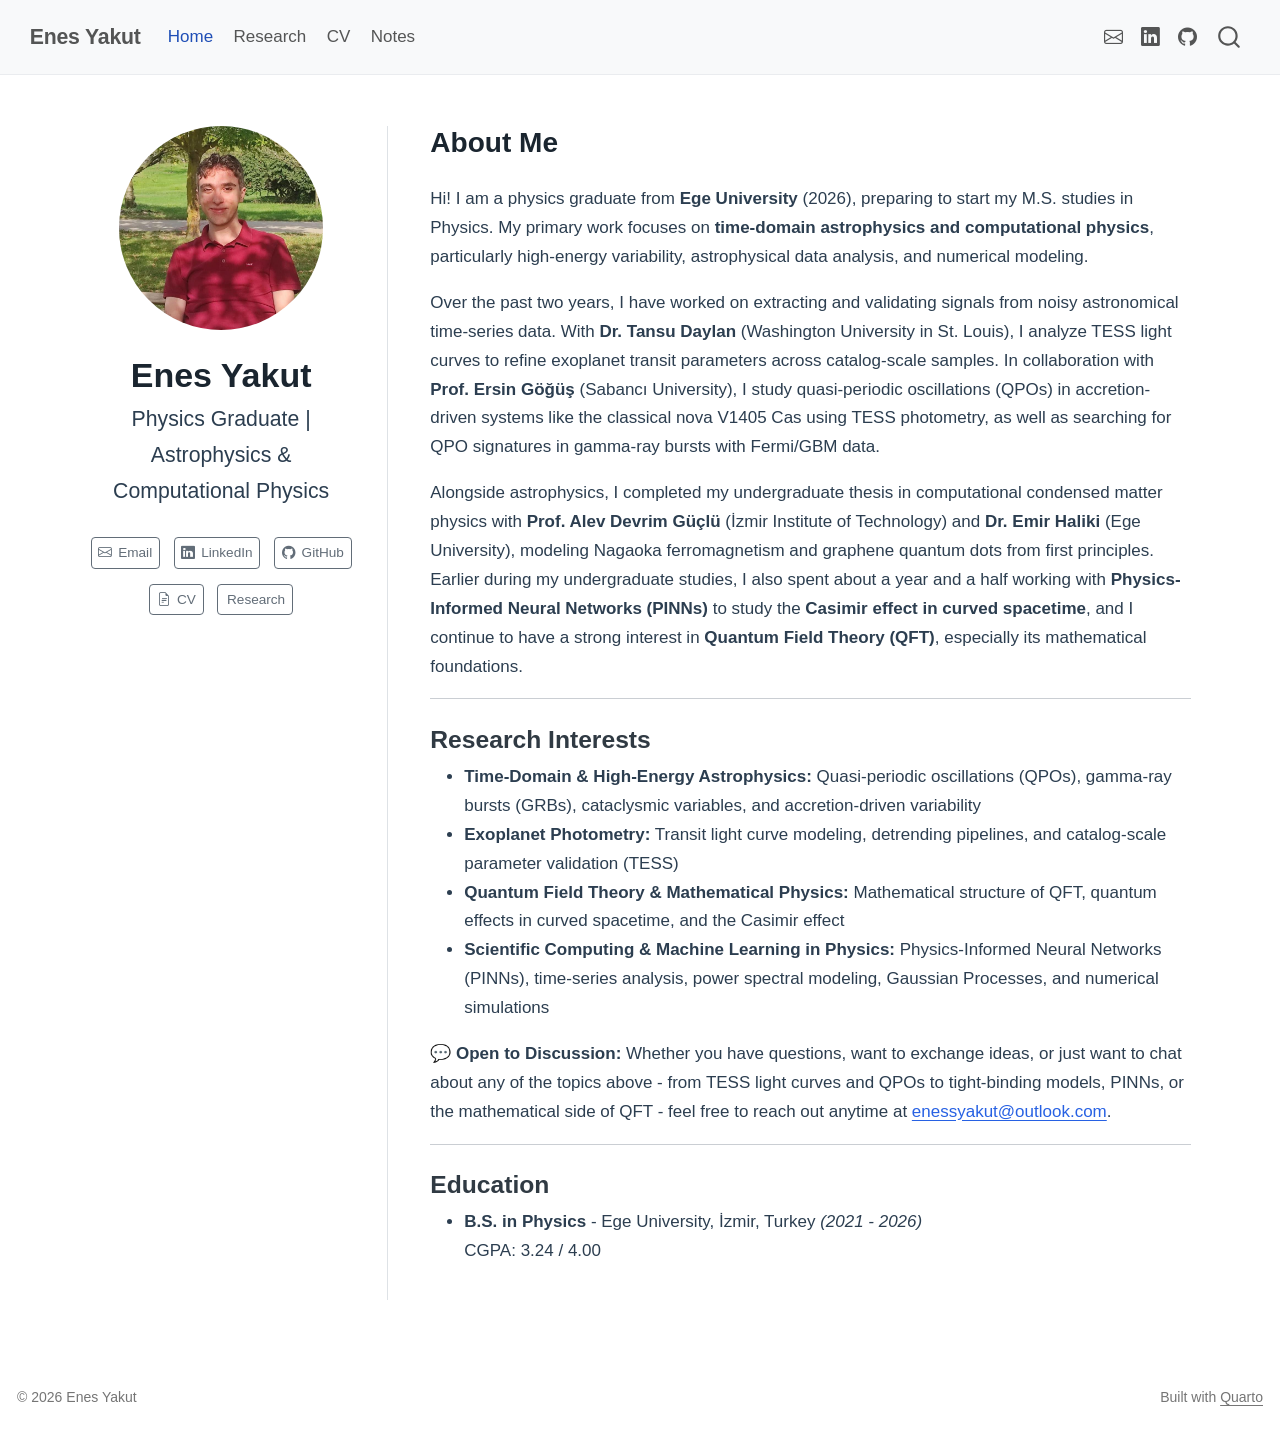
<file: index.html>
<!DOCTYPE html>
<html xmlns="http://www.w3.org/1999/xhtml" lang="en" xml:lang="en"><head>

<meta charset="utf-8">
<meta name="generator" content="quarto-1.11.9">

<meta name="viewport" content="width=device-width, initial-scale=1.0, user-scalable=yes">


<title>Enes Yakut</title>
<style>
/* Default styles provided by pandoc.
** See https://pandoc.org/MANUAL.html#variables-for-html for config info.
*/
span.smallcaps{font-variant: small-caps;}
div.columns{display: flex; gap: 1.5em;}
div.column{flex: auto;}
@media screen {
div.columns{gap: min(4vw, 1.5em);}
div.column{overflow-x: auto;}
}
div.hanging-indent{margin-left: 1.5em; text-indent: -1.5em;}
ul.task-list{list-style: none;}
ul.task-list li input[type="checkbox"] {
  width: 0.8em;
  margin: 0 0.8em 0.2em -1em; /* quarto-specific, see https://github.com/quarto-dev/quarto-cli/issues/4556 */ 
  vertical-align: middle;
}
</style>


<script src="site_libs/quarto-nav/quarto-nav.js"></script>
<script src="site_libs/quarto-nav/headroom.min.js"></script>
<script src="site_libs/clipboard/clipboard.min.js"></script>
<script src="site_libs/quarto-search/autocomplete.umd.js"></script>
<script src="site_libs/quarto-search/fuse.min.js"></script>
<script src="site_libs/quarto-search/quarto-search.js"></script>
<meta name="quarto:offset" content="./">
<script src="site_libs/quarto-html/quarto.js" type="module"></script>
<script src="site_libs/quarto-html/tabsets/tabsets.js" type="module"></script>
<script src="site_libs/quarto-html/scrollable-regions/scrollable-regions.js" type="module"></script>
<script src="site_libs/quarto-html/popper.min.js"></script>
<script src="site_libs/quarto-html/tippy.umd.min.js"></script>
<link href="site_libs/quarto-html/tippy.css" rel="stylesheet">
<link href="site_libs/quarto-html/quarto-syntax-highlighting-63b5708e65d6cd79cd7618c58d0c21e7.css" rel="stylesheet" id="quarto-text-highlighting-styles">
<script src="site_libs/bootstrap/bootstrap.min.js"></script>
<link href="site_libs/bootstrap/bootstrap-icons.css" rel="stylesheet">
<link href="site_libs/bootstrap/bootstrap-48eea8e06ff06eb442a2daacfce5ac08.min.css" rel="stylesheet" append-hash="true" id="quarto-bootstrap" data-mode="light">
<script id="quarto-search-options" type="application/json">{
  "location": "navbar",
  "copy-button": false,
  "collapse-after": 3,
  "panel-placement": "end",
  "type": "overlay",
  "limit": 50,
  "keyboard-shortcut": [
    "f",
    "/",
    "s"
  ],
  "show-item-context": false,
  "language": {
    "search-no-results-text": "No results",
    "search-matching-documents-text": "matching documents",
    "search-copy-link-title": "Copy link to search",
    "search-hide-matches-text": "Hide additional matches",
    "search-more-match-text": "more match in this document",
    "search-more-matches-text": "more matches in this document",
    "search-clear-button-title": "Clear",
    "search-text-placeholder": "",
    "search-detached-cancel-button-title": "Cancel",
    "search-submit-button-title": "Submit",
    "search-label": "Search"
  }
}</script>
<style>html{ scroll-behavior: smooth; }</style>
<script type="application/ld+json">
{
  "@context": "https://schema.org",
  "@type": "Person",
  "name": "Enes Yakut",
  "url": "https://enesykt.github.io",
  "image": "https://enesykt.github.io/enesyakut-profile.jpg",
  "jobTitle": "Physics Researcher",
  "alumniOf": {
    "@type": "CollegeOrUniversity",
    "name": "Ege University"
  },
  "knowsAbout": [
    "Astrophysics",
    "Time-Domain Astrophysics",
    "Exoplanets",
    "Quasi-Periodic Oscillations",
    "Quantum Field Theory",
    "Physics-Informed Neural Networks",
    "Condensed Matter Physics"
  ],
  "sameAs": [
    "https://www.linkedin.com/in/enesyakutt",
    "https://github.com/enesykt"
  ]
}
</script>



<link rel="stylesheet" href="styles.css">
<meta property="og:title" content="Enes Yakut">
<meta property="og:description" content="Physics Graduate | Astrophysics &amp; Computational Physics">
<meta property="og:site_name" content="Enes Yakut">
</head>

<body class="nav-fixed quarto-light"><a id="quarto-skip-link" class="visually-hidden-focusable" href="#quarto-document-content">Skip to main content</a>

<div id="quarto-search-results"></div>
  <header id="quarto-header" class="headroom fixed-top">
    <nav class="navbar navbar-expand-lg " data-bs-theme="dark" aria-label="Site">
      <div class="navbar-container container-fluid">
      <div class="navbar-brand-container mx-auto">
    <a class="navbar-brand" href="./index.html">
    <span class="navbar-title">Enes Yakut</span>
    </a>
  </div>
          <button class="navbar-toggler" type="button" data-bs-toggle="collapse" data-bs-target="#navbarCollapse" aria-controls="navbarCollapse" aria-expanded="false" aria-label="Toggle navigation" onclick="if (window.quartoToggleHeadroom) { window.quartoToggleHeadroom(); }">
  <span class="navbar-toggler-icon"></span>
</button>
          <div class="collapse navbar-collapse" id="navbarCollapse">
            <ul class="navbar-nav navbar-nav-scroll me-auto">
  <li class="nav-item">
    <a class="nav-link active" href="./index.html" aria-current="page"> 
<span class="menu-text">Home</span></a>
  </li>  
  <li class="nav-item">
    <a class="nav-link" href="./research.html"> 
<span class="menu-text">Research</span></a>
  </li>  
  <li class="nav-item">
    <a class="nav-link" href="./cv.html"> 
<span class="menu-text">CV</span></a>
  </li>  
  <li class="nav-item">
    <a class="nav-link" href="./notes/index.html"> 
<span class="menu-text">Notes</span></a>
  </li>  
</ul>
            <ul class="navbar-nav navbar-nav-scroll ms-auto">
  <li class="nav-item compact">
    <a class="nav-link" href="mailto:enessyakut@outlook.com"> <i class="bi bi-envelope" role="img" aria-label="Email">
</i> 
<span class="menu-text"></span></a>
  </li>  
  <li class="nav-item compact">
    <a class="nav-link" href="https://www.linkedin.com/in/enesyakutt"> <i class="bi bi-linkedin" role="img" aria-label="LinkedIn">
</i> 
<span class="menu-text"></span></a>
  </li>  
  <li class="nav-item compact">
    <a class="nav-link" href="https://github.com/enesykt"> <i class="bi bi-github" role="img" aria-label="GitHub">
</i> 
<span class="menu-text"></span></a>
  </li>  
</ul>
          </div> <!-- /navcollapse -->
            <div class="quarto-navbar-tools">
</div>
            <div id="quarto-search" class="" title="Search"></div>
      </div> <!-- /container-fluid -->
    </nav>
</header>
<!-- content -->
<div id="quarto-content" class="quarto-container page-columns page-rows-contents page-layout-full page-navbar">
<!-- sidebar -->
<!-- margin-sidebar -->
    
<!-- main -->
<div class="quarto-about-trestles column-page">
  <div class="about-entity">
    <img src="enesyakut-profile.jpg" class="about-image
  round " style="height: 12em; width: 12em;">
<header id="title-block-header" class="quarto-title-block default">
<div class="quarto-title">
<h1 class="title">Enes Yakut</h1>
<p class="subtitle lead">Physics Graduate | Astrophysics &amp; Computational Physics</p>
</div>
<div class="quarto-title-meta column-page">
  </div>
</header>
    <div class="about-links">
  <a href="mailto:enessyakut@outlook.com" class="about-link" rel="" target="">
    <i class="bi bi-envelope"></i>
     <span class="about-link-text">Email</span>
  </a>
  <a href="https://www.linkedin.com/in/enesyakutt" class="about-link" rel="" target="">
    <i class="bi bi-linkedin"></i>
     <span class="about-link-text">LinkedIn</span>
  </a>
  <a href="https://github.com/enesykt" class="about-link" rel="" target="">
    <i class="bi bi-github"></i>
     <span class="about-link-text">GitHub</span>
  </a>
  <a href="/cv.html" class="about-link" rel="" target="">
    <i class="bi bi-file-earmark-text"></i>
     <span class="about-link-text">CV</span>
  </a>
  <a href="/research.html" class="about-link" rel="" target="">
    <i class="bi bi-telescope"></i>
     <span class="about-link-text">Research</span>
  </a>
</div>
  </div>
  <div class="about-contents"><main class="content column-page" id="quarto-document-content" tabindex="-1">
<section id="about-me" class="level2">
<h2 data-anchor-id="about-me">About Me</h2>
<p>Hi! I am a physics graduate from <strong>Ege University</strong> (2026), preparing to start my M.S. studies in Physics. My primary work focuses on <strong>time-domain astrophysics and computational physics</strong>, particularly high-energy variability, astrophysical data analysis, and numerical modeling.</p>
<p>Over the past two years, I have worked on extracting and validating signals from noisy astronomical time-series data. With <strong>Dr.&nbsp;Tansu Daylan</strong> (Washington University in St.&nbsp;Louis), I analyze TESS light curves to refine exoplanet transit parameters across catalog-scale samples. In collaboration with <strong>Prof.&nbsp;Ersin Göğüş</strong> (Sabancı University), I study quasi-periodic oscillations (QPOs) in accretion-driven systems like the classical nova V1405 Cas using TESS photometry, as well as searching for QPO signatures in gamma-ray bursts with Fermi/GBM data.</p>
<p>Alongside astrophysics, I completed my undergraduate thesis in computational condensed matter physics with <strong>Prof.&nbsp;Alev Devrim Güçlü</strong> (İzmir Institute of Technology) and <strong>Dr.&nbsp;Emir Haliki</strong> (Ege University), modeling Nagaoka ferromagnetism and graphene quantum dots from first principles. Earlier during my undergraduate studies, I also spent about a year and a half working with <strong>Physics-Informed Neural Networks (PINNs)</strong> to study the <strong>Casimir effect in curved spacetime</strong>, and I continue to have a strong interest in <strong>Quantum Field Theory (QFT)</strong>, especially its mathematical foundations.</p>
<hr>
<section id="research-interests" class="level3">
<h3 data-anchor-id="research-interests">Research Interests</h3>
<ul>
<li><strong>Time-Domain &amp; High-Energy Astrophysics:</strong> Quasi-periodic oscillations (QPOs), gamma-ray bursts (GRBs), cataclysmic variables, and accretion-driven variability</li>
<li><strong>Exoplanet Photometry:</strong> Transit light curve modeling, detrending pipelines, and catalog-scale parameter validation (TESS)</li>
<li><strong>Quantum Field Theory &amp; Mathematical Physics:</strong> Mathematical structure of QFT, quantum effects in curved spacetime, and the Casimir effect</li>
<li><strong>Scientific Computing &amp; Machine Learning in Physics:</strong> Physics-Informed Neural Networks (PINNs), time-series analysis, power spectral modeling, Gaussian Processes, and numerical simulations</li>
</ul>
<p>💬 <strong>Open to Discussion:</strong> Whether you have questions, want to exchange ideas, or just want to chat about any of the topics above - from TESS light curves and QPOs to tight-binding models, PINNs, or the mathematical side of QFT - feel free to reach out anytime at <a href="mailto:enessyakut@outlook.com">enessyakut@outlook.com</a>.</p>
<hr>
</section>
<section id="education" class="level3">
<h3 data-anchor-id="education">Education</h3>
<ul>
<li><strong>B.S. in Physics</strong> - Ege University, İzmir, Turkey <em>(2021 - 2026)</em><br>
CGPA: 3.24 / 4.00</li>
</ul>


</section>
</section>
</main></div>
</div>
 <!-- /main -->
<script id="quarto-html-after-body" type="application/javascript">
  window.document.addEventListener("DOMContentLoaded", function (event) {
    const isCodeAnnotation = (el) => {
      for (const clz of el.classList) {
        if (clz.startsWith('code-annotation-')) {                     
          return true;
        }
      }
      return false;
    }
    const onCopySuccess = function(e) {
      // button target
      const button = e.trigger;
      // don't keep focus
      button.blur();
      // flash "checked"
      button.classList.add('code-copy-button-checked');
      var currentTitle = button.getAttribute("title");
      button.setAttribute("title", "Copied!");
      let tooltip;
      if (window.bootstrap) {
        button.setAttribute("data-bs-toggle", "tooltip");
        button.setAttribute("data-bs-placement", "left");
        button.setAttribute("data-bs-title", "Copied!");
        tooltip = new bootstrap.Tooltip(button, 
          { trigger: "manual", 
            customClass: "code-copy-button-tooltip",
            offset: [0, -8]});
        tooltip.show();    
      }
      setTimeout(function() {
        if (tooltip) {
          tooltip.hide();
          button.removeAttribute("data-bs-title");
          button.removeAttribute("data-bs-toggle");
          button.removeAttribute("data-bs-placement");
        }
        button.setAttribute("title", currentTitle);
        button.classList.remove('code-copy-button-checked');
      }, 1000);
      // clear code selection
      e.clearSelection();
    }
    const getTextToCopy = function(trigger) {
      const outerScaffold = trigger.parentElement.cloneNode(true);
      const codeEl = outerScaffold.querySelector('code');
      for (const childEl of codeEl.children) {
        if (isCodeAnnotation(childEl)) {
          childEl.remove();
        }
      }
      return codeEl.innerText;
    }
    const clipboard = new window.ClipboardJS('.code-copy-button:not([data-in-quarto-modal])', {
      text: getTextToCopy
    });
    clipboard.on('success', onCopySuccess);
    if (window.document.getElementById('quarto-embedded-source-code-modal')) {
      const clipboardModal = new window.ClipboardJS('.code-copy-button[data-in-quarto-modal]', {
        text: getTextToCopy,
        container: window.document.getElementById('quarto-embedded-source-code-modal')
      });
      clipboardModal.on('success', onCopySuccess);
    }
      var localhostRegex = new RegExp(/^(?:http|https):\/\/localhost\:?[0-9]*\//);
      var mailtoRegex = new RegExp(/^mailto:/);
        var filterRegex = new RegExp("https:\/\/enesykt\.github\.io");
      var isInternal = (href) => {
          return filterRegex.test(href) || localhostRegex.test(href) || mailtoRegex.test(href);
      }
      // Inspect non-navigation links and adorn them if external
      window.quartoDecorateExternalLinks = function (root) {
     var links = (root || window.document).querySelectorAll('a[href]:not(.nav-link):not(.navbar-brand):not(.toc-action):not(.sidebar-link):not(.sidebar-item-toggle):not(.pagination-link):not(.no-external):not([aria-hidden]):not(.dropdown-item):not(.quarto-navigation-tool):not(.about-link)');
      for (var i=0; i<links.length; i++) {
        const link = links[i];
        if (!isInternal(link.href)) {
          // undo the damage that might have been done by quarto-nav.js in the case of
          // links that we want to consider external
          if (link.dataset.originalHref !== undefined) {
            link.href = link.dataset.originalHref;
          }
          if (!link.classList.contains('no-external-icon')) {
          }
        }
      }
      };
      window.quartoDecorateExternalLinks(window.document);
    // Esc closes the popup (WCAG 1.4.13) and focus leaving both trigger and
    // popup closes it (WCAG 2.4.11); tippy handles neither for interactive popups.
    const hideOnEscAndFocusOut = {
      name: 'hideOnEscAndFocusOut',
      defaultValue: true,
      fn(instance) {
        const dismiss = () => {
          // A show scheduled by the trigger delay would otherwise reopen it
          instance.clearDelayTimeouts();
          instance.hide();
        };
        const onKeyDown = (event) => {
          if (event.key !== 'Escape') {
            return;
          }
          // Keep Esc from also reaching page handlers (e.g. reveal.js overview),
          // except an open reveal.js slide menu, which Esc should close too.
          // The menu handles keys only when its keyboard option is on.
          const menuHandlesEsc = window.Reveal?.getPlugin?.('menu')?.isOpen() &&
            window.Reveal.getConfig().menu?.keyboard !== false;
          if (!menuHandlesEsc) {
            event.stopPropagation();
          }
          if (instance.popper.contains(window.document.activeElement)) {
            // Disabled while refocusing so the focus trigger does not reopen it
            instance.disable();
            instance.reference.focus();
            instance.enable();
          }
          dismiss();
        };
        const onFocusOut = (event) => {
          const target = event.relatedTarget;
          if (target && !instance.reference.contains(target) &&
              !instance.popper.contains(target)) {
            dismiss();
          }
        };
        // On the trigger too: a click trigger (code-annotations: select) has no
        // blur handling. Attached for the instance's lifetime so leaving the
        // trigger also cancels a show still pending on the trigger delay.
        instance.reference.addEventListener('focusout', onFocusOut);
        return {
          onShow() {
            window.document.addEventListener('keydown', onKeyDown, true);
            instance.popper.addEventListener('focusout', onFocusOut);
          },
          onHide() {
            window.document.removeEventListener('keydown', onKeyDown, true);
            instance.popper.removeEventListener('focusout', onFocusOut);
          },
          onDestroy() {
            instance.reference.removeEventListener('focusout', onFocusOut);
          },
        };
      },
    };
    function tippyHover(el, contentFn, onTriggerFn, onUntriggerFn) {
      const config = {
        allowHTML: true,
        maxWidth: 500,
        delay: 100,
        arrow: false,
        appendTo: function(el) {
            return el.parentElement;
        },
        interactive: true,
        interactiveBorder: 10,
        theme: 'quarto',
        placement: 'bottom-start',
        plugins: [hideOnEscAndFocusOut],
      };
      if (contentFn) {
        config.content = contentFn;
      }
      if (onTriggerFn) {
        config.onTrigger = onTriggerFn;
      }
      if (onUntriggerFn) {
        config.onUntrigger = onUntriggerFn;
      }
      window.tippy(el, config); 
    }
    const noterefs = window.document.querySelectorAll('a[role="doc-noteref"]');
    for (var i=0; i<noterefs.length; i++) {
      const ref = noterefs[i];
      tippyHover(ref, function() {
        // use id or data attribute instead here
        let href = ref.getAttribute('data-footnote-href') || ref.getAttribute('href');
        try { href = new URL(href).hash; } catch {}
        const id = href.replace(/^#\/?/, "");
        const note = window.document.getElementById(id);
        if (note) {
          return note.innerHTML;
        } else {
          return "";
        }
      });
    }
    const xrefs = window.document.querySelectorAll('a.quarto-xref');
    const processXRef = (id, note) => {
      // Strip column container classes
      const stripColumnClz = (el) => {
        el.classList.remove("page-full", "page-columns");
        if (el.children) {
          for (const child of el.children) {
            stripColumnClz(child);
          }
        }
      }
      stripColumnClz(note)
      if (id === null || id.startsWith('sec-')) {
        // Special case sections, only their first couple elements
        const container = document.createElement("div");
        if (note.children && note.children.length > 2) {
          container.appendChild(note.children[0].cloneNode(true));
          for (let i = 1; i < note.children.length; i++) {
            const child = note.children[i];
            if (child.tagName === "P" && child.innerText === "") {
              continue;
            } else {
              container.appendChild(child.cloneNode(true));
              break;
            }
          }
          if (window.Quarto?.typesetMath) {
            window.Quarto.typesetMath(container);
          }
          return container.innerHTML
        } else {
          if (window.Quarto?.typesetMath) {
            window.Quarto.typesetMath(note);
          }
          return note.innerHTML;
        }
      } else {
        // Remove any anchor links if they are present
        const anchorLink = note.querySelector('a.anchorjs-link');
        if (anchorLink) {
          anchorLink.remove();
        }
        if (window.Quarto?.typesetMath) {
          window.Quarto.typesetMath(note);
        }
        if (note.classList.contains("callout")) {
          return note.outerHTML;
        } else {
          return note.innerHTML;
        }
      }
    }
    for (var i=0; i<xrefs.length; i++) {
      const xref = xrefs[i];
      tippyHover(xref, undefined, function(instance) {
        instance.disable();
        let url = xref.getAttribute('href');
        let hash = undefined; 
        if (url.startsWith('#')) {
          hash = url;
        } else {
          try { hash = new URL(url).hash; } catch {}
        }
        if (hash) {
          const id = hash.replace(/^#\/?/, "");
          const note = window.document.getElementById(id);
          if (note !== null) {
            try {
              const html = processXRef(id, note.cloneNode(true));
              instance.setContent(html);
            } finally {
              instance.enable();
              instance.show();
            }
          } else {
            // See if we can fetch this
            fetch(url.split('#')[0])
            .then(res => res.text())
            .then(html => {
              const parser = new DOMParser();
              const htmlDoc = parser.parseFromString(html, "text/html");
              const note = htmlDoc.getElementById(id);
              if (note !== null) {
                const html = processXRef(id, note);
                instance.setContent(html);
              } 
            }).finally(() => {
              instance.enable();
              instance.show();
            });
          }
        } else {
          // See if we can fetch a full url (with no hash to target)
          // This is a special case and we should probably do some content thinning / targeting
          fetch(url)
          .then(res => res.text())
          .then(html => {
            const parser = new DOMParser();
            const htmlDoc = parser.parseFromString(html, "text/html");
            const note = htmlDoc.querySelector('main.content');
            if (note !== null) {
              // This should only happen for chapter cross references
              // (since there is no id in the URL)
              // remove the first header
              if (note.children.length > 0 && note.children[0].tagName === "HEADER") {
                note.children[0].remove();
              }
              const html = processXRef(null, note);
              instance.setContent(html);
            } 
          }).finally(() => {
            instance.enable();
            instance.show();
          });
        }
      }, function(instance) {
      });
    }
        let selectedAnnoteEl;
        const selectorForAnnotation = ( cell, annotation) => {
          let cellAttr = 'data-code-cell="' + cell + '"';
          let lineAttr = 'data-code-annotation="' +  annotation + '"';
          const selector = 'span[' + cellAttr + '][' + lineAttr + ']';
          return selector;
        }
        const selectCodeLines = (annoteEl) => {
          const doc = window.document;
          const targetCell = annoteEl.getAttribute("data-target-cell");
          const targetAnnotation = annoteEl.getAttribute("data-target-annotation");
          const annoteSpan = window.document.querySelector(selectorForAnnotation(targetCell, targetAnnotation));
          const lines = annoteSpan.getAttribute("data-code-lines").split(",");
          const lineIds = lines.map((line) => {
            return targetCell + "-" + line;
          })
          // Each band is positioned against its own containing block, which is
          // not the offsetParent of the lines, so place it from client rects.
          const placeBand = (band, firstEl, lastEl, codeBlock) => {
            const container = band.offsetParent;
            if (container === null) {
              return;
            }
            const containerRect = container.getBoundingClientRect();
            // Reveal.js scales slides with a transform, so convert client
            // pixels back to the CSS pixels of the container.
            const scale = containerRect.height / container.offsetHeight || 1;
            const firstRect = firstEl.getBoundingClientRect();
            const lastRect = lastEl.getBoundingClientRect();
            const top = (firstRect.top - containerRect.top) / scale - container.clientTop + container.scrollTop;
            const height = (lastRect.bottom - firstRect.top) / scale;
            band.style.top = top - 2 + "px";
            band.style.height = height + 4 + "px";
            if (codeBlock) {
              // Without the copy button wrapper, the containing block is wider
              // than the code block, so span the code block explicitly.
              const blockRect = codeBlock.getBoundingClientRect();
              band.style.left = (blockRect.left - containerRect.left) / scale - container.clientLeft + container.scrollLeft + "px";
              band.style.width = blockRect.width / scale + "px";
            }
          };
          if (lineIds.length > 0) {
            const el = window.document.getElementById(lineIds[0]);
            const lastEl = window.document.getElementById(lineIds[lineIds.length - 1]);
            const parent = el.parentElement.parentElement;
            // cook up a div (if necessary) and position it
            let div = window.document.getElementById("code-annotation-line-highlight");
            if (div === null) {
              div = window.document.createElement("div");
              div.setAttribute("id", "code-annotation-line-highlight");
              div.style.position = 'absolute';
              parent.appendChild(div);
            }
            placeBand(div, el, lastEl, parent.closest("div.sourceCode") || parent);
            let gutterDiv = window.document.getElementById("code-annotation-line-highlight-gutter");
            if (gutterDiv === null) {
              gutterDiv = window.document.createElement("div");
              gutterDiv.setAttribute("id", "code-annotation-line-highlight-gutter");
              gutterDiv.style.position = 'absolute';
              const codeCell = window.document.getElementById(targetCell);
              const gutter = codeCell.querySelector('.code-annotation-gutter');
              gutter.appendChild(gutterDiv);
            }
            placeBand(gutterDiv, el, lastEl);
            selectedAnnoteEl = annoteEl;
          }
        };
        const unselectCodeLines = () => {
          const elementsIds = ["code-annotation-line-highlight", "code-annotation-line-highlight-gutter"];
          elementsIds.forEach((elId) => {
            const div = window.document.getElementById(elId);
            if (div) {
              div.remove();
            }
          });
          selectedAnnoteEl = undefined;
        };
          // Handle positioning of the toggle
      window.addEventListener(
        "resize",
        throttle(() => {
          elRect = undefined;
          if (selectedAnnoteEl) {
            selectCodeLines(selectedAnnoteEl);
          }
        }, 10)
      );
      function throttle(fn, ms) {
      let throttle = false;
      let timer;
        return (...args) => {
          if(!throttle) { // first call gets through
              fn.apply(this, args);
              throttle = true;
          } else { // all the others get throttled
              if(timer) clearTimeout(timer); // cancel #2
              timer = setTimeout(() => {
                fn.apply(this, args);
                timer = throttle = false;
              }, ms);
          }
        };
      }
        // Attach click handler to the DT
        const annoteDls = window.document.querySelectorAll('dt[data-target-cell]');
        for (const annoteDlNode of annoteDls) {
          annoteDlNode.addEventListener('click', (event) => {
            const clickedEl = event.target;
            if (clickedEl !== selectedAnnoteEl) {
              unselectCodeLines();
              const activeEl = window.document.querySelector('dt[data-target-cell].code-annotation-active');
              if (activeEl) {
                activeEl.classList.remove('code-annotation-active');
              }
              selectCodeLines(clickedEl);
              clickedEl.classList.add('code-annotation-active');
            } else {
              // Unselect the line
              unselectCodeLines();
              clickedEl.classList.remove('code-annotation-active');
            }
          });
        }
    const findCites = (el) => {
      const parentEl = el.parentElement;
      if (parentEl) {
        const cites = parentEl.dataset.cites;
        if (cites) {
          return {
            el,
            cites: cites.split(' ')
          };
        } else {
          return findCites(el.parentElement)
        }
      } else {
        return undefined;
      }
    };
    var bibliorefs = window.document.querySelectorAll('a[role="doc-biblioref"]');
    for (var i=0; i<bibliorefs.length; i++) {
      const ref = bibliorefs[i];
      const citeInfo = findCites(ref);
      if (citeInfo) {
        tippyHover(citeInfo.el, function() {
          var popup = window.document.createElement('div');
          citeInfo.cites.forEach(function(cite) {
            var citeDiv = window.document.createElement('div');
            citeDiv.classList.add('hanging-indent');
            citeDiv.classList.add('csl-entry');
            var biblioDiv = window.document.getElementById('ref-' + cite);
            if (biblioDiv) {
              citeDiv.innerHTML = biblioDiv.innerHTML;
            }
            popup.appendChild(citeDiv);
          });
          return popup.innerHTML;
        });
      }
    }
  });
  </script>
  <script type="application/javascript">
  window.quartoScrollableRegionsLabels = {"code":"Scrollable code","output":"Scrollable output"};
  </script>
</div> <!-- /content -->
<footer class="footer">
  <div class="nav-footer">
    <div class="nav-footer-left">
<p>© 2026 Enes Yakut</p>
</div>   
    <div class="nav-footer-center">
      &nbsp;
    </div>
    <div class="nav-footer-right">
<p>Built with <a href="https://quarto.org/">Quarto</a></p>
</div>
  </div>
</footer>




<script src="site_libs/quarto-html/zenscroll-min.js"></script>
</body></html>
</file>
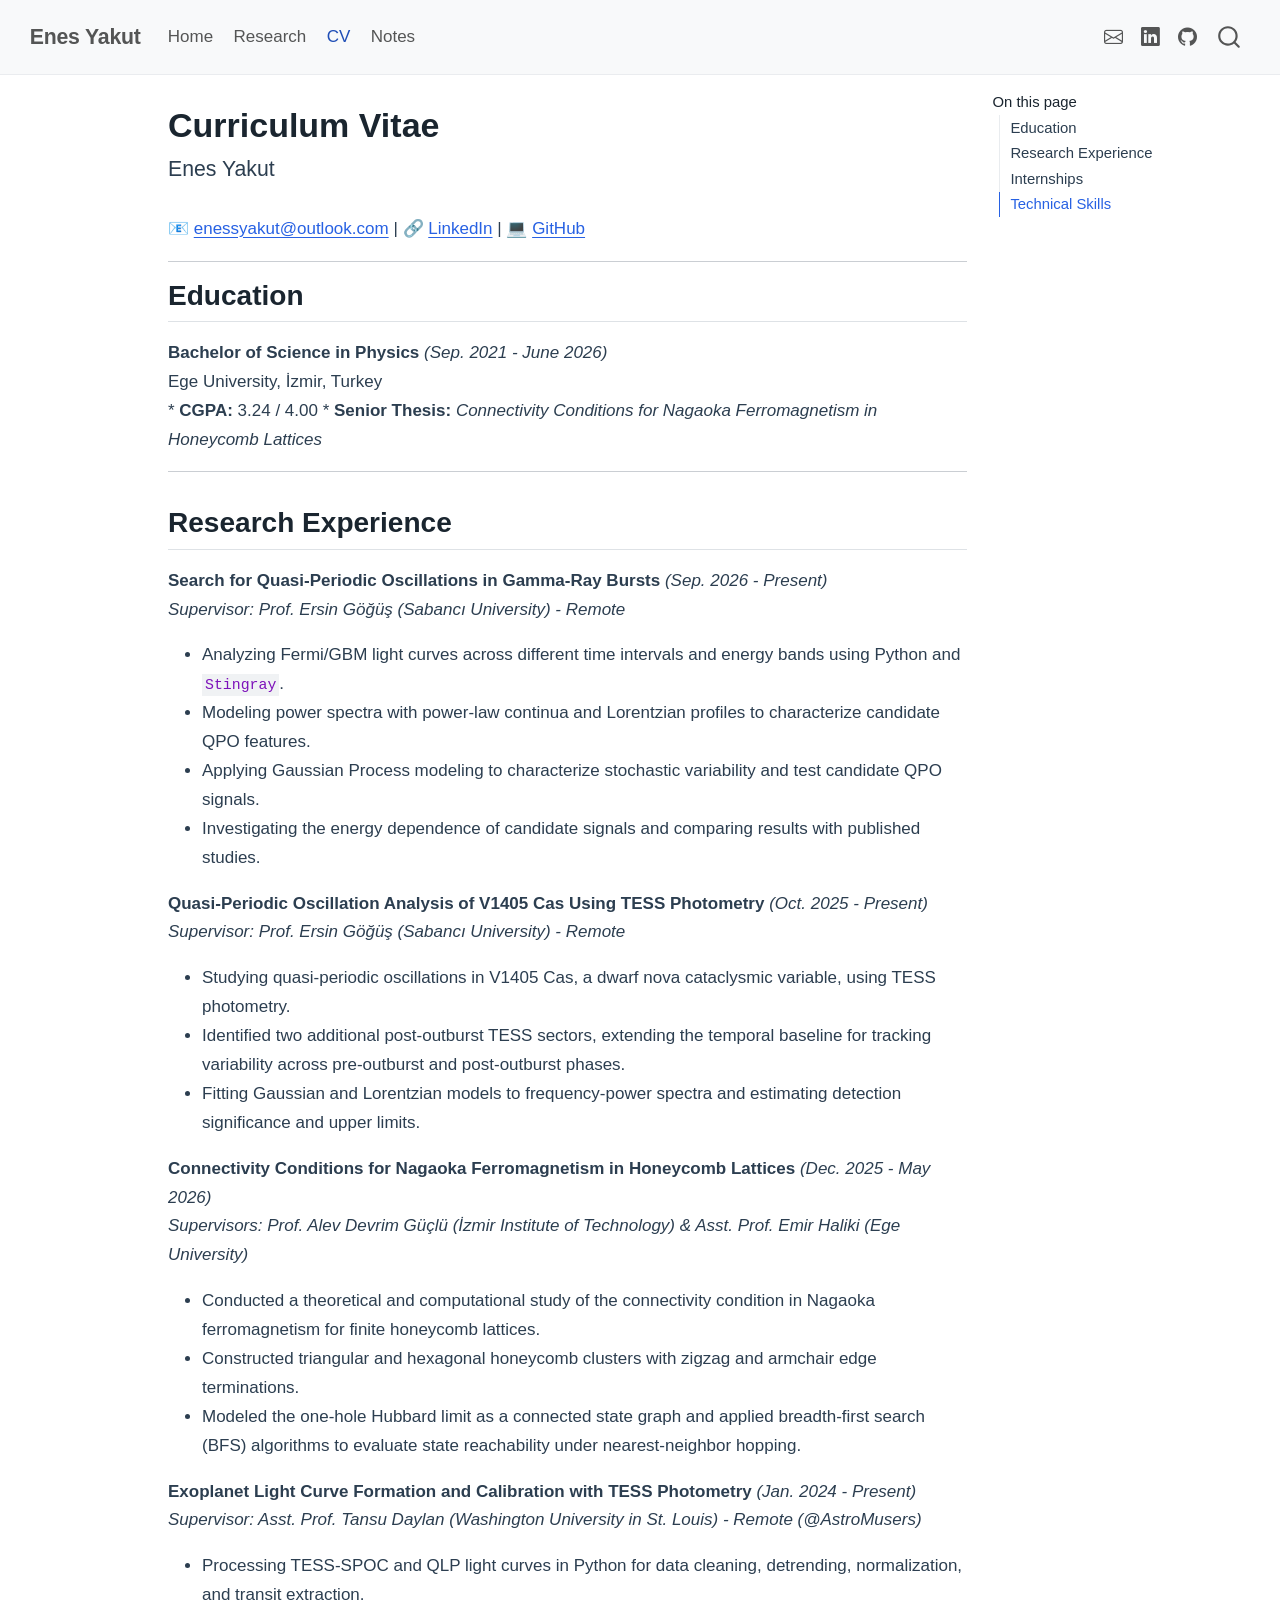
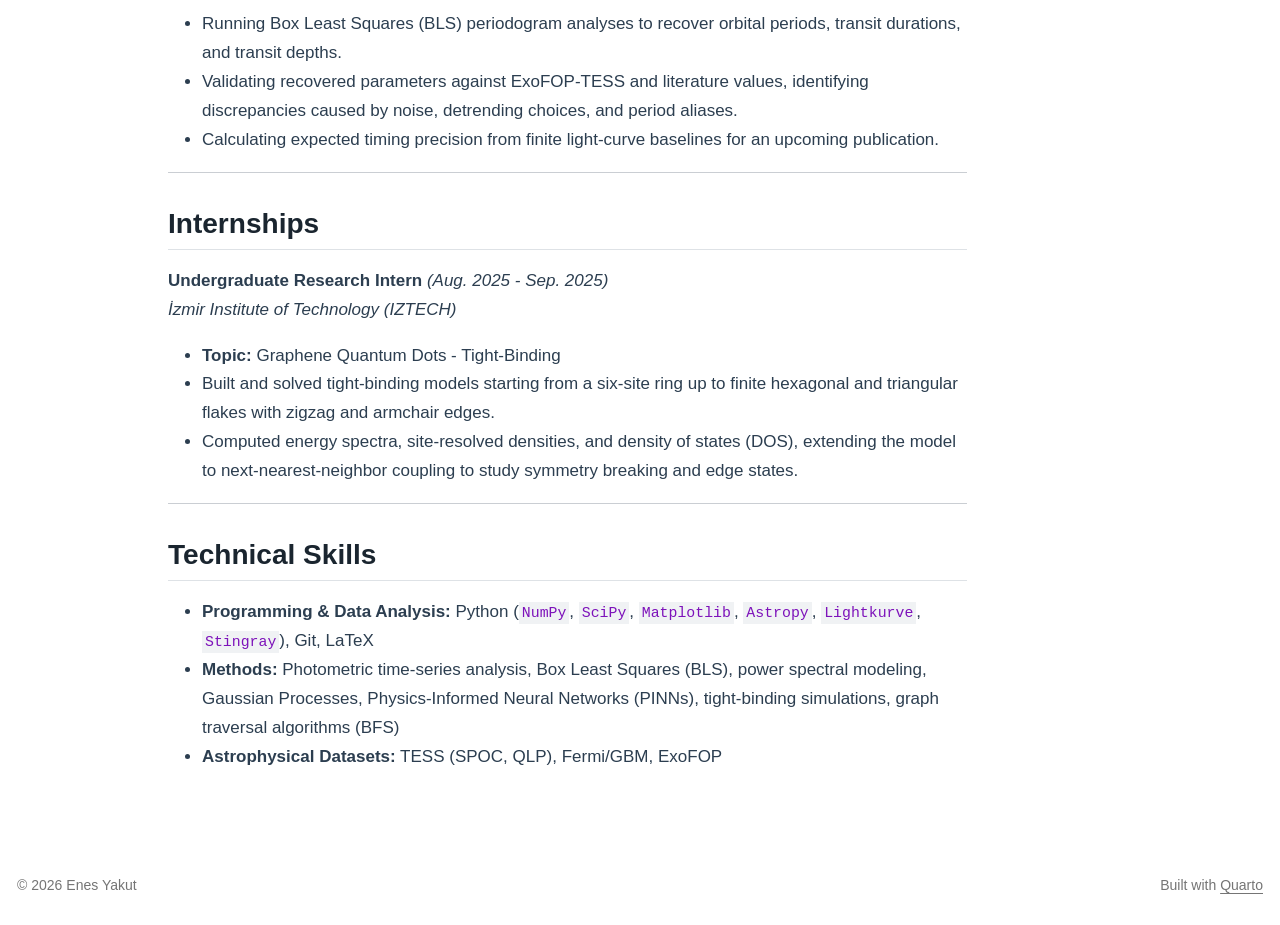
<file: cv.html>
<!DOCTYPE html>
<html xmlns="http://www.w3.org/1999/xhtml" lang="en" xml:lang="en"><head>

<meta charset="utf-8">
<meta name="generator" content="quarto-1.11.9">

<meta name="viewport" content="width=device-width, initial-scale=1.0, user-scalable=yes">


<title>Curriculum Vitae – Enes Yakut</title>
<style>
/* Default styles provided by pandoc.
** See https://pandoc.org/MANUAL.html#variables-for-html for config info.
*/
span.smallcaps{font-variant: small-caps;}
div.columns{display: flex; gap: 1.5em;}
div.column{flex: auto;}
@media screen {
div.columns{gap: min(4vw, 1.5em);}
div.column{overflow-x: auto;}
}
div.hanging-indent{margin-left: 1.5em; text-indent: -1.5em;}
ul.task-list{list-style: none;}
ul.task-list li input[type="checkbox"] {
  width: 0.8em;
  margin: 0 0.8em 0.2em -1em; /* quarto-specific, see https://github.com/quarto-dev/quarto-cli/issues/4556 */ 
  vertical-align: middle;
}
</style>


<script src="site_libs/quarto-nav/quarto-nav.js"></script>
<script src="site_libs/quarto-nav/headroom.min.js"></script>
<script src="site_libs/clipboard/clipboard.min.js"></script>
<script src="site_libs/quarto-search/autocomplete.umd.js"></script>
<script src="site_libs/quarto-search/fuse.min.js"></script>
<script src="site_libs/quarto-search/quarto-search.js"></script>
<meta name="quarto:offset" content="./">
<script src="site_libs/quarto-html/quarto.js" type="module"></script>
<script src="site_libs/quarto-html/tabsets/tabsets.js" type="module"></script>
<script src="site_libs/quarto-html/scrollable-regions/scrollable-regions.js" type="module"></script>
<script src="site_libs/quarto-html/popper.min.js"></script>
<script src="site_libs/quarto-html/tippy.umd.min.js"></script>
<script src="site_libs/quarto-html/anchor.min.js"></script>
<link href="site_libs/quarto-html/tippy.css" rel="stylesheet">
<link href="site_libs/quarto-html/quarto-syntax-highlighting-63b5708e65d6cd79cd7618c58d0c21e7.css" rel="stylesheet" id="quarto-text-highlighting-styles">
<script src="site_libs/bootstrap/bootstrap.min.js"></script>
<link href="site_libs/bootstrap/bootstrap-icons.css" rel="stylesheet">
<link href="site_libs/bootstrap/bootstrap-48eea8e06ff06eb442a2daacfce5ac08.min.css" rel="stylesheet" append-hash="true" id="quarto-bootstrap" data-mode="light">
<script id="quarto-search-options" type="application/json">{
  "location": "navbar",
  "copy-button": false,
  "collapse-after": 3,
  "panel-placement": "end",
  "type": "overlay",
  "limit": 50,
  "keyboard-shortcut": [
    "f",
    "/",
    "s"
  ],
  "show-item-context": false,
  "language": {
    "search-no-results-text": "No results",
    "search-matching-documents-text": "matching documents",
    "search-copy-link-title": "Copy link to search",
    "search-hide-matches-text": "Hide additional matches",
    "search-more-match-text": "more match in this document",
    "search-more-matches-text": "more matches in this document",
    "search-clear-button-title": "Clear",
    "search-text-placeholder": "",
    "search-detached-cancel-button-title": "Cancel",
    "search-submit-button-title": "Submit",
    "search-label": "Search"
  }
}</script>
<style>html{ scroll-behavior: smooth; }</style>
<script type="application/ld+json">
{
  "@context": "https://schema.org",
  "@type": "Person",
  "name": "Enes Yakut",
  "url": "https://enesykt.github.io",
  "image": "https://enesykt.github.io/enesyakut-profile.jpg",
  "jobTitle": "Physics Researcher",
  "alumniOf": {
    "@type": "CollegeOrUniversity",
    "name": "Ege University"
  },
  "knowsAbout": [
    "Astrophysics",
    "Time-Domain Astrophysics",
    "Exoplanets",
    "Quasi-Periodic Oscillations",
    "Quantum Field Theory",
    "Physics-Informed Neural Networks",
    "Condensed Matter Physics"
  ],
  "sameAs": [
    "https://www.linkedin.com/in/enesyakutt",
    "https://github.com/enesykt"
  ]
}
</script>



<link rel="stylesheet" href="styles.css">
<meta property="og:title" content="Curriculum Vitae – Enes Yakut">
<meta property="og:description" content="Enes Yakut">
<meta property="og:site_name" content="Enes Yakut">
</head>

<body class="nav-fixed quarto-light"><a id="quarto-skip-link" class="visually-hidden-focusable" href="#quarto-document-content">Skip to main content</a>

<div id="quarto-search-results"></div>
  <header id="quarto-header" class="headroom fixed-top">
    <nav class="navbar navbar-expand-lg " data-bs-theme="dark" aria-label="Site">
      <div class="navbar-container container-fluid">
      <div class="navbar-brand-container mx-auto">
    <a class="navbar-brand" href="./index.html">
    <span class="navbar-title">Enes Yakut</span>
    </a>
  </div>
          <button class="navbar-toggler" type="button" data-bs-toggle="collapse" data-bs-target="#navbarCollapse" aria-controls="navbarCollapse" aria-expanded="false" aria-label="Toggle navigation" onclick="if (window.quartoToggleHeadroom) { window.quartoToggleHeadroom(); }">
  <span class="navbar-toggler-icon"></span>
</button>
          <div class="collapse navbar-collapse" id="navbarCollapse">
            <ul class="navbar-nav navbar-nav-scroll me-auto">
  <li class="nav-item">
    <a class="nav-link" href="./index.html"> 
<span class="menu-text">Home</span></a>
  </li>  
  <li class="nav-item">
    <a class="nav-link" href="./research.html"> 
<span class="menu-text">Research</span></a>
  </li>  
  <li class="nav-item">
    <a class="nav-link active" href="./cv.html" aria-current="page"> 
<span class="menu-text">CV</span></a>
  </li>  
  <li class="nav-item">
    <a class="nav-link" href="./notes/index.html"> 
<span class="menu-text">Notes</span></a>
  </li>  
</ul>
            <ul class="navbar-nav navbar-nav-scroll ms-auto">
  <li class="nav-item compact">
    <a class="nav-link" href="mailto:enessyakut@outlook.com"> <i class="bi bi-envelope" role="img" aria-label="Email">
</i> 
<span class="menu-text"></span></a>
  </li>  
  <li class="nav-item compact">
    <a class="nav-link" href="https://www.linkedin.com/in/enesyakutt"> <i class="bi bi-linkedin" role="img" aria-label="LinkedIn">
</i> 
<span class="menu-text"></span></a>
  </li>  
  <li class="nav-item compact">
    <a class="nav-link" href="https://github.com/enesykt"> <i class="bi bi-github" role="img" aria-label="GitHub">
</i> 
<span class="menu-text"></span></a>
  </li>  
</ul>
          </div> <!-- /navcollapse -->
            <div class="quarto-navbar-tools">
</div>
            <div id="quarto-search" class="" title="Search"></div>
      </div> <!-- /container-fluid -->
    </nav>
</header>
<!-- content -->
<div id="quarto-content" class="quarto-container page-columns page-rows-contents page-layout-article page-navbar">
<!-- sidebar -->
<!-- margin-sidebar -->
    <div id="quarto-margin-sidebar" class="sidebar margin-sidebar">
        <nav id="TOC" role="doc-toc" aria-labelledby="toc-title" class="toc-active">
    <h2 id="toc-title">On this page</h2>
   
  <ul>
  <li><a href="#education" id="toc-education" class="nav-link active" data-scroll-target="#education">Education</a></li>
  <li><a href="#research-experience" id="toc-research-experience" class="nav-link" data-scroll-target="#research-experience">Research Experience</a></li>
  <li><a href="#internships" id="toc-internships" class="nav-link" data-scroll-target="#internships">Internships</a></li>
  <li><a href="#technical-skills" id="toc-technical-skills" class="nav-link" data-scroll-target="#technical-skills">Technical Skills</a></li>
  </ul>
</nav>
    </div>
<!-- main -->
<main class="content" id="quarto-document-content" tabindex="-1">

<header id="title-block-header" class="quarto-title-block default">
<div class="quarto-title">
<h1 class="title">Curriculum Vitae</h1>
<p class="subtitle lead">Enes Yakut</p>
</div>



<div class="quarto-title-meta">

    
  
    
  </div>
  


</header>


<p>📧 <a href="mailto:enessyakut@outlook.com">enessyakut@outlook.com</a> | 🔗 <a href="https://www.linkedin.com/in/enesyakutt">LinkedIn</a> | 💻 <a href="https://github.com/enesykt">GitHub</a></p>
<hr>
<section id="education" class="level2">
<h2 class="anchored" data-anchor-id="education">Education</h2>
<p><strong>Bachelor of Science in Physics</strong> <em>(Sep.&nbsp;2021 - June 2026)</em><br>
Ege University, İzmir, Turkey<br>
* <strong>CGPA:</strong> 3.24 / 4.00 * <strong>Senior Thesis:</strong> <em>Connectivity Conditions for Nagaoka Ferromagnetism in Honeycomb Lattices</em></p>
<hr>
</section>
<section id="research-experience" class="level2">
<h2 class="anchored" data-anchor-id="research-experience">Research Experience</h2>
<p><strong>Search for Quasi-Periodic Oscillations in Gamma-Ray Bursts</strong> <em>(Sep.&nbsp;2026 - Present)</em><br>
<em>Supervisor: Prof.&nbsp;Ersin Göğüş (Sabancı University) - Remote</em></p>
<ul>
<li>Analyzing Fermi/GBM light curves across different time intervals and energy bands using Python and <code>Stingray</code>.</li>
<li>Modeling power spectra with power-law continua and Lorentzian profiles to characterize candidate QPO features.</li>
<li>Applying Gaussian Process modeling to characterize stochastic variability and test candidate QPO signals.</li>
<li>Investigating the energy dependence of candidate signals and comparing results with published studies.</li>
</ul>
<p><strong>Quasi-Periodic Oscillation Analysis of V1405 Cas Using TESS Photometry</strong> <em>(Oct.&nbsp;2025 - Present)</em><br>
<em>Supervisor: Prof.&nbsp;Ersin Göğüş (Sabancı University) - Remote</em></p>
<ul>
<li>Studying quasi-periodic oscillations in V1405 Cas, a dwarf nova cataclysmic variable, using TESS photometry.</li>
<li>Identified two additional post-outburst TESS sectors, extending the temporal baseline for tracking variability across pre-outburst and post-outburst phases.</li>
<li>Fitting Gaussian and Lorentzian models to frequency-power spectra and estimating detection significance and upper limits.</li>
</ul>
<p><strong>Connectivity Conditions for Nagaoka Ferromagnetism in Honeycomb Lattices</strong> <em>(Dec.&nbsp;2025 - May 2026)</em><br>
<em>Supervisors: Prof.&nbsp;Alev Devrim Güçlü (İzmir Institute of Technology) &amp; Asst. Prof.&nbsp;Emir Haliki (Ege University)</em></p>
<ul>
<li>Conducted a theoretical and computational study of the connectivity condition in Nagaoka ferromagnetism for finite honeycomb lattices.</li>
<li>Constructed triangular and hexagonal honeycomb clusters with zigzag and armchair edge terminations.</li>
<li>Modeled the one-hole Hubbard limit as a connected state graph and applied breadth-first search (BFS) algorithms to evaluate state reachability under nearest-neighbor hopping.</li>
</ul>
<p><strong>Exoplanet Light Curve Formation and Calibration with TESS Photometry</strong> <em>(Jan.&nbsp;2024 - Present)</em><br>
<em>Supervisor: Asst. Prof.&nbsp;Tansu Daylan (Washington University in St.&nbsp;Louis) - Remote (<span class="citation" data-cites="AstroMusers">@AstroMusers</span>)</em></p>
<ul>
<li>Processing TESS-SPOC and QLP light curves in Python for data cleaning, detrending, normalization, and transit extraction.</li>
<li>Running Box Least Squares (BLS) periodogram analyses to recover orbital periods, transit durations, and transit depths.</li>
<li>Validating recovered parameters against ExoFOP-TESS and literature values, identifying discrepancies caused by noise, detrending choices, and period aliases.</li>
<li>Calculating expected timing precision from finite light-curve baselines for an upcoming publication.</li>
</ul>
<hr>
</section>
<section id="internships" class="level2">
<h2 class="anchored" data-anchor-id="internships">Internships</h2>
<p><strong>Undergraduate Research Intern</strong> <em>(Aug.&nbsp;2025 - Sep.&nbsp;2025)</em><br>
<em>İzmir Institute of Technology (IZTECH)</em></p>
<ul>
<li><strong>Topic:</strong> Graphene Quantum Dots - Tight-Binding</li>
<li>Built and solved tight-binding models starting from a six-site ring up to finite hexagonal and triangular flakes with zigzag and armchair edges.</li>
<li>Computed energy spectra, site-resolved densities, and density of states (DOS), extending the model to next-nearest-neighbor coupling to study symmetry breaking and edge states.</li>
</ul>
<hr>
</section>
<section id="technical-skills" class="level2">
<h2 class="anchored" data-anchor-id="technical-skills">Technical Skills</h2>
<ul>
<li><strong>Programming &amp; Data Analysis:</strong> Python (<code>NumPy</code>, <code>SciPy</code>, <code>Matplotlib</code>, <code>Astropy</code>, <code>Lightkurve</code>, <code>Stingray</code>), Git, LaTeX</li>
<li><strong>Methods:</strong> Photometric time-series analysis, Box Least Squares (BLS), power spectral modeling, Gaussian Processes, Physics-Informed Neural Networks (PINNs), tight-binding simulations, graph traversal algorithms (BFS)</li>
<li><strong>Astrophysical Datasets:</strong> TESS (SPOC, QLP), Fermi/GBM, ExoFOP</li>
</ul>


</section>

</main> <!-- /main -->
<script id="quarto-html-after-body" type="application/javascript">
  window.document.addEventListener("DOMContentLoaded", function (event) {
    const icon = "";
    const anchorJS = new window.AnchorJS();
    anchorJS.options = {
      placement: 'right',
      icon: icon
    };
    anchorJS.add('.anchored');
    const isCodeAnnotation = (el) => {
      for (const clz of el.classList) {
        if (clz.startsWith('code-annotation-')) {                     
          return true;
        }
      }
      return false;
    }
    const onCopySuccess = function(e) {
      // button target
      const button = e.trigger;
      // don't keep focus
      button.blur();
      // flash "checked"
      button.classList.add('code-copy-button-checked');
      var currentTitle = button.getAttribute("title");
      button.setAttribute("title", "Copied!");
      let tooltip;
      if (window.bootstrap) {
        button.setAttribute("data-bs-toggle", "tooltip");
        button.setAttribute("data-bs-placement", "left");
        button.setAttribute("data-bs-title", "Copied!");
        tooltip = new bootstrap.Tooltip(button, 
          { trigger: "manual", 
            customClass: "code-copy-button-tooltip",
            offset: [0, -8]});
        tooltip.show();    
      }
      setTimeout(function() {
        if (tooltip) {
          tooltip.hide();
          button.removeAttribute("data-bs-title");
          button.removeAttribute("data-bs-toggle");
          button.removeAttribute("data-bs-placement");
        }
        button.setAttribute("title", currentTitle);
        button.classList.remove('code-copy-button-checked');
      }, 1000);
      // clear code selection
      e.clearSelection();
    }
    const getTextToCopy = function(trigger) {
      const outerScaffold = trigger.parentElement.cloneNode(true);
      const codeEl = outerScaffold.querySelector('code');
      for (const childEl of codeEl.children) {
        if (isCodeAnnotation(childEl)) {
          childEl.remove();
        }
      }
      return codeEl.innerText;
    }
    const clipboard = new window.ClipboardJS('.code-copy-button:not([data-in-quarto-modal])', {
      text: getTextToCopy
    });
    clipboard.on('success', onCopySuccess);
    if (window.document.getElementById('quarto-embedded-source-code-modal')) {
      const clipboardModal = new window.ClipboardJS('.code-copy-button[data-in-quarto-modal]', {
        text: getTextToCopy,
        container: window.document.getElementById('quarto-embedded-source-code-modal')
      });
      clipboardModal.on('success', onCopySuccess);
    }
      var localhostRegex = new RegExp(/^(?:http|https):\/\/localhost\:?[0-9]*\//);
      var mailtoRegex = new RegExp(/^mailto:/);
        var filterRegex = new RegExp("https:\/\/enesykt\.github\.io");
      var isInternal = (href) => {
          return filterRegex.test(href) || localhostRegex.test(href) || mailtoRegex.test(href);
      }
      // Inspect non-navigation links and adorn them if external
      window.quartoDecorateExternalLinks = function (root) {
     var links = (root || window.document).querySelectorAll('a[href]:not(.nav-link):not(.navbar-brand):not(.toc-action):not(.sidebar-link):not(.sidebar-item-toggle):not(.pagination-link):not(.no-external):not([aria-hidden]):not(.dropdown-item):not(.quarto-navigation-tool):not(.about-link)');
      for (var i=0; i<links.length; i++) {
        const link = links[i];
        if (!isInternal(link.href)) {
          // undo the damage that might have been done by quarto-nav.js in the case of
          // links that we want to consider external
          if (link.dataset.originalHref !== undefined) {
            link.href = link.dataset.originalHref;
          }
          if (!link.classList.contains('no-external-icon')) {
          }
        }
      }
      };
      window.quartoDecorateExternalLinks(window.document);
    // Esc closes the popup (WCAG 1.4.13) and focus leaving both trigger and
    // popup closes it (WCAG 2.4.11); tippy handles neither for interactive popups.
    const hideOnEscAndFocusOut = {
      name: 'hideOnEscAndFocusOut',
      defaultValue: true,
      fn(instance) {
        const dismiss = () => {
          // A show scheduled by the trigger delay would otherwise reopen it
          instance.clearDelayTimeouts();
          instance.hide();
        };
        const onKeyDown = (event) => {
          if (event.key !== 'Escape') {
            return;
          }
          // Keep Esc from also reaching page handlers (e.g. reveal.js overview),
          // except an open reveal.js slide menu, which Esc should close too.
          // The menu handles keys only when its keyboard option is on.
          const menuHandlesEsc = window.Reveal?.getPlugin?.('menu')?.isOpen() &&
            window.Reveal.getConfig().menu?.keyboard !== false;
          if (!menuHandlesEsc) {
            event.stopPropagation();
          }
          if (instance.popper.contains(window.document.activeElement)) {
            // Disabled while refocusing so the focus trigger does not reopen it
            instance.disable();
            instance.reference.focus();
            instance.enable();
          }
          dismiss();
        };
        const onFocusOut = (event) => {
          const target = event.relatedTarget;
          if (target && !instance.reference.contains(target) &&
              !instance.popper.contains(target)) {
            dismiss();
          }
        };
        // On the trigger too: a click trigger (code-annotations: select) has no
        // blur handling. Attached for the instance's lifetime so leaving the
        // trigger also cancels a show still pending on the trigger delay.
        instance.reference.addEventListener('focusout', onFocusOut);
        return {
          onShow() {
            window.document.addEventListener('keydown', onKeyDown, true);
            instance.popper.addEventListener('focusout', onFocusOut);
          },
          onHide() {
            window.document.removeEventListener('keydown', onKeyDown, true);
            instance.popper.removeEventListener('focusout', onFocusOut);
          },
          onDestroy() {
            instance.reference.removeEventListener('focusout', onFocusOut);
          },
        };
      },
    };
    function tippyHover(el, contentFn, onTriggerFn, onUntriggerFn) {
      const config = {
        allowHTML: true,
        maxWidth: 500,
        delay: 100,
        arrow: false,
        appendTo: function(el) {
            return el.parentElement;
        },
        interactive: true,
        interactiveBorder: 10,
        theme: 'quarto',
        placement: 'bottom-start',
        plugins: [hideOnEscAndFocusOut],
      };
      if (contentFn) {
        config.content = contentFn;
      }
      if (onTriggerFn) {
        config.onTrigger = onTriggerFn;
      }
      if (onUntriggerFn) {
        config.onUntrigger = onUntriggerFn;
      }
      window.tippy(el, config); 
    }
    const noterefs = window.document.querySelectorAll('a[role="doc-noteref"]');
    for (var i=0; i<noterefs.length; i++) {
      const ref = noterefs[i];
      tippyHover(ref, function() {
        // use id or data attribute instead here
        let href = ref.getAttribute('data-footnote-href') || ref.getAttribute('href');
        try { href = new URL(href).hash; } catch {}
        const id = href.replace(/^#\/?/, "");
        const note = window.document.getElementById(id);
        if (note) {
          return note.innerHTML;
        } else {
          return "";
        }
      });
    }
    const xrefs = window.document.querySelectorAll('a.quarto-xref');
    const processXRef = (id, note) => {
      // Strip column container classes
      const stripColumnClz = (el) => {
        el.classList.remove("page-full", "page-columns");
        if (el.children) {
          for (const child of el.children) {
            stripColumnClz(child);
          }
        }
      }
      stripColumnClz(note)
      if (id === null || id.startsWith('sec-')) {
        // Special case sections, only their first couple elements
        const container = document.createElement("div");
        if (note.children && note.children.length > 2) {
          container.appendChild(note.children[0].cloneNode(true));
          for (let i = 1; i < note.children.length; i++) {
            const child = note.children[i];
            if (child.tagName === "P" && child.innerText === "") {
              continue;
            } else {
              container.appendChild(child.cloneNode(true));
              break;
            }
          }
          if (window.Quarto?.typesetMath) {
            window.Quarto.typesetMath(container);
          }
          return container.innerHTML
        } else {
          if (window.Quarto?.typesetMath) {
            window.Quarto.typesetMath(note);
          }
          return note.innerHTML;
        }
      } else {
        // Remove any anchor links if they are present
        const anchorLink = note.querySelector('a.anchorjs-link');
        if (anchorLink) {
          anchorLink.remove();
        }
        if (window.Quarto?.typesetMath) {
          window.Quarto.typesetMath(note);
        }
        if (note.classList.contains("callout")) {
          return note.outerHTML;
        } else {
          return note.innerHTML;
        }
      }
    }
    for (var i=0; i<xrefs.length; i++) {
      const xref = xrefs[i];
      tippyHover(xref, undefined, function(instance) {
        instance.disable();
        let url = xref.getAttribute('href');
        let hash = undefined; 
        if (url.startsWith('#')) {
          hash = url;
        } else {
          try { hash = new URL(url).hash; } catch {}
        }
        if (hash) {
          const id = hash.replace(/^#\/?/, "");
          const note = window.document.getElementById(id);
          if (note !== null) {
            try {
              const html = processXRef(id, note.cloneNode(true));
              instance.setContent(html);
            } finally {
              instance.enable();
              instance.show();
            }
          } else {
            // See if we can fetch this
            fetch(url.split('#')[0])
            .then(res => res.text())
            .then(html => {
              const parser = new DOMParser();
              const htmlDoc = parser.parseFromString(html, "text/html");
              const note = htmlDoc.getElementById(id);
              if (note !== null) {
                const html = processXRef(id, note);
                instance.setContent(html);
              } 
            }).finally(() => {
              instance.enable();
              instance.show();
            });
          }
        } else {
          // See if we can fetch a full url (with no hash to target)
          // This is a special case and we should probably do some content thinning / targeting
          fetch(url)
          .then(res => res.text())
          .then(html => {
            const parser = new DOMParser();
            const htmlDoc = parser.parseFromString(html, "text/html");
            const note = htmlDoc.querySelector('main.content');
            if (note !== null) {
              // This should only happen for chapter cross references
              // (since there is no id in the URL)
              // remove the first header
              if (note.children.length > 0 && note.children[0].tagName === "HEADER") {
                note.children[0].remove();
              }
              const html = processXRef(null, note);
              instance.setContent(html);
            } 
          }).finally(() => {
            instance.enable();
            instance.show();
          });
        }
      }, function(instance) {
      });
    }
        let selectedAnnoteEl;
        const selectorForAnnotation = ( cell, annotation) => {
          let cellAttr = 'data-code-cell="' + cell + '"';
          let lineAttr = 'data-code-annotation="' +  annotation + '"';
          const selector = 'span[' + cellAttr + '][' + lineAttr + ']';
          return selector;
        }
        const selectCodeLines = (annoteEl) => {
          const doc = window.document;
          const targetCell = annoteEl.getAttribute("data-target-cell");
          const targetAnnotation = annoteEl.getAttribute("data-target-annotation");
          const annoteSpan = window.document.querySelector(selectorForAnnotation(targetCell, targetAnnotation));
          const lines = annoteSpan.getAttribute("data-code-lines").split(",");
          const lineIds = lines.map((line) => {
            return targetCell + "-" + line;
          })
          // Each band is positioned against its own containing block, which is
          // not the offsetParent of the lines, so place it from client rects.
          const placeBand = (band, firstEl, lastEl, codeBlock) => {
            const container = band.offsetParent;
            if (container === null) {
              return;
            }
            const containerRect = container.getBoundingClientRect();
            // Reveal.js scales slides with a transform, so convert client
            // pixels back to the CSS pixels of the container.
            const scale = containerRect.height / container.offsetHeight || 1;
            const firstRect = firstEl.getBoundingClientRect();
            const lastRect = lastEl.getBoundingClientRect();
            const top = (firstRect.top - containerRect.top) / scale - container.clientTop + container.scrollTop;
            const height = (lastRect.bottom - firstRect.top) / scale;
            band.style.top = top - 2 + "px";
            band.style.height = height + 4 + "px";
            if (codeBlock) {
              // Without the copy button wrapper, the containing block is wider
              // than the code block, so span the code block explicitly.
              const blockRect = codeBlock.getBoundingClientRect();
              band.style.left = (blockRect.left - containerRect.left) / scale - container.clientLeft + container.scrollLeft + "px";
              band.style.width = blockRect.width / scale + "px";
            }
          };
          if (lineIds.length > 0) {
            const el = window.document.getElementById(lineIds[0]);
            const lastEl = window.document.getElementById(lineIds[lineIds.length - 1]);
            const parent = el.parentElement.parentElement;
            // cook up a div (if necessary) and position it
            let div = window.document.getElementById("code-annotation-line-highlight");
            if (div === null) {
              div = window.document.createElement("div");
              div.setAttribute("id", "code-annotation-line-highlight");
              div.style.position = 'absolute';
              parent.appendChild(div);
            }
            placeBand(div, el, lastEl, parent.closest("div.sourceCode") || parent);
            let gutterDiv = window.document.getElementById("code-annotation-line-highlight-gutter");
            if (gutterDiv === null) {
              gutterDiv = window.document.createElement("div");
              gutterDiv.setAttribute("id", "code-annotation-line-highlight-gutter");
              gutterDiv.style.position = 'absolute';
              const codeCell = window.document.getElementById(targetCell);
              const gutter = codeCell.querySelector('.code-annotation-gutter');
              gutter.appendChild(gutterDiv);
            }
            placeBand(gutterDiv, el, lastEl);
            selectedAnnoteEl = annoteEl;
          }
        };
        const unselectCodeLines = () => {
          const elementsIds = ["code-annotation-line-highlight", "code-annotation-line-highlight-gutter"];
          elementsIds.forEach((elId) => {
            const div = window.document.getElementById(elId);
            if (div) {
              div.remove();
            }
          });
          selectedAnnoteEl = undefined;
        };
          // Handle positioning of the toggle
      window.addEventListener(
        "resize",
        throttle(() => {
          elRect = undefined;
          if (selectedAnnoteEl) {
            selectCodeLines(selectedAnnoteEl);
          }
        }, 10)
      );
      function throttle(fn, ms) {
      let throttle = false;
      let timer;
        return (...args) => {
          if(!throttle) { // first call gets through
              fn.apply(this, args);
              throttle = true;
          } else { // all the others get throttled
              if(timer) clearTimeout(timer); // cancel #2
              timer = setTimeout(() => {
                fn.apply(this, args);
                timer = throttle = false;
              }, ms);
          }
        };
      }
        // Attach click handler to the DT
        const annoteDls = window.document.querySelectorAll('dt[data-target-cell]');
        for (const annoteDlNode of annoteDls) {
          annoteDlNode.addEventListener('click', (event) => {
            const clickedEl = event.target;
            if (clickedEl !== selectedAnnoteEl) {
              unselectCodeLines();
              const activeEl = window.document.querySelector('dt[data-target-cell].code-annotation-active');
              if (activeEl) {
                activeEl.classList.remove('code-annotation-active');
              }
              selectCodeLines(clickedEl);
              clickedEl.classList.add('code-annotation-active');
            } else {
              // Unselect the line
              unselectCodeLines();
              clickedEl.classList.remove('code-annotation-active');
            }
          });
        }
    const findCites = (el) => {
      const parentEl = el.parentElement;
      if (parentEl) {
        const cites = parentEl.dataset.cites;
        if (cites) {
          return {
            el,
            cites: cites.split(' ')
          };
        } else {
          return findCites(el.parentElement)
        }
      } else {
        return undefined;
      }
    };
    var bibliorefs = window.document.querySelectorAll('a[role="doc-biblioref"]');
    for (var i=0; i<bibliorefs.length; i++) {
      const ref = bibliorefs[i];
      const citeInfo = findCites(ref);
      if (citeInfo) {
        tippyHover(citeInfo.el, function() {
          var popup = window.document.createElement('div');
          citeInfo.cites.forEach(function(cite) {
            var citeDiv = window.document.createElement('div');
            citeDiv.classList.add('hanging-indent');
            citeDiv.classList.add('csl-entry');
            var biblioDiv = window.document.getElementById('ref-' + cite);
            if (biblioDiv) {
              citeDiv.innerHTML = biblioDiv.innerHTML;
            }
            popup.appendChild(citeDiv);
          });
          return popup.innerHTML;
        });
      }
    }
  });
  </script>
  <script type="application/javascript">
  window.quartoScrollableRegionsLabels = {"code":"Scrollable code","output":"Scrollable output"};
  </script>
</div> <!-- /content -->
<footer class="footer">
  <div class="nav-footer">
    <div class="nav-footer-left">
<p>© 2026 Enes Yakut</p>
</div>   
    <div class="nav-footer-center">
      &nbsp;
    </div>
    <div class="nav-footer-right">
<p>Built with <a href="https://quarto.org/">Quarto</a></p>
</div>
  </div>
</footer>




<script src="site_libs/quarto-html/zenscroll-min.js"></script>
</body></html>
</file>
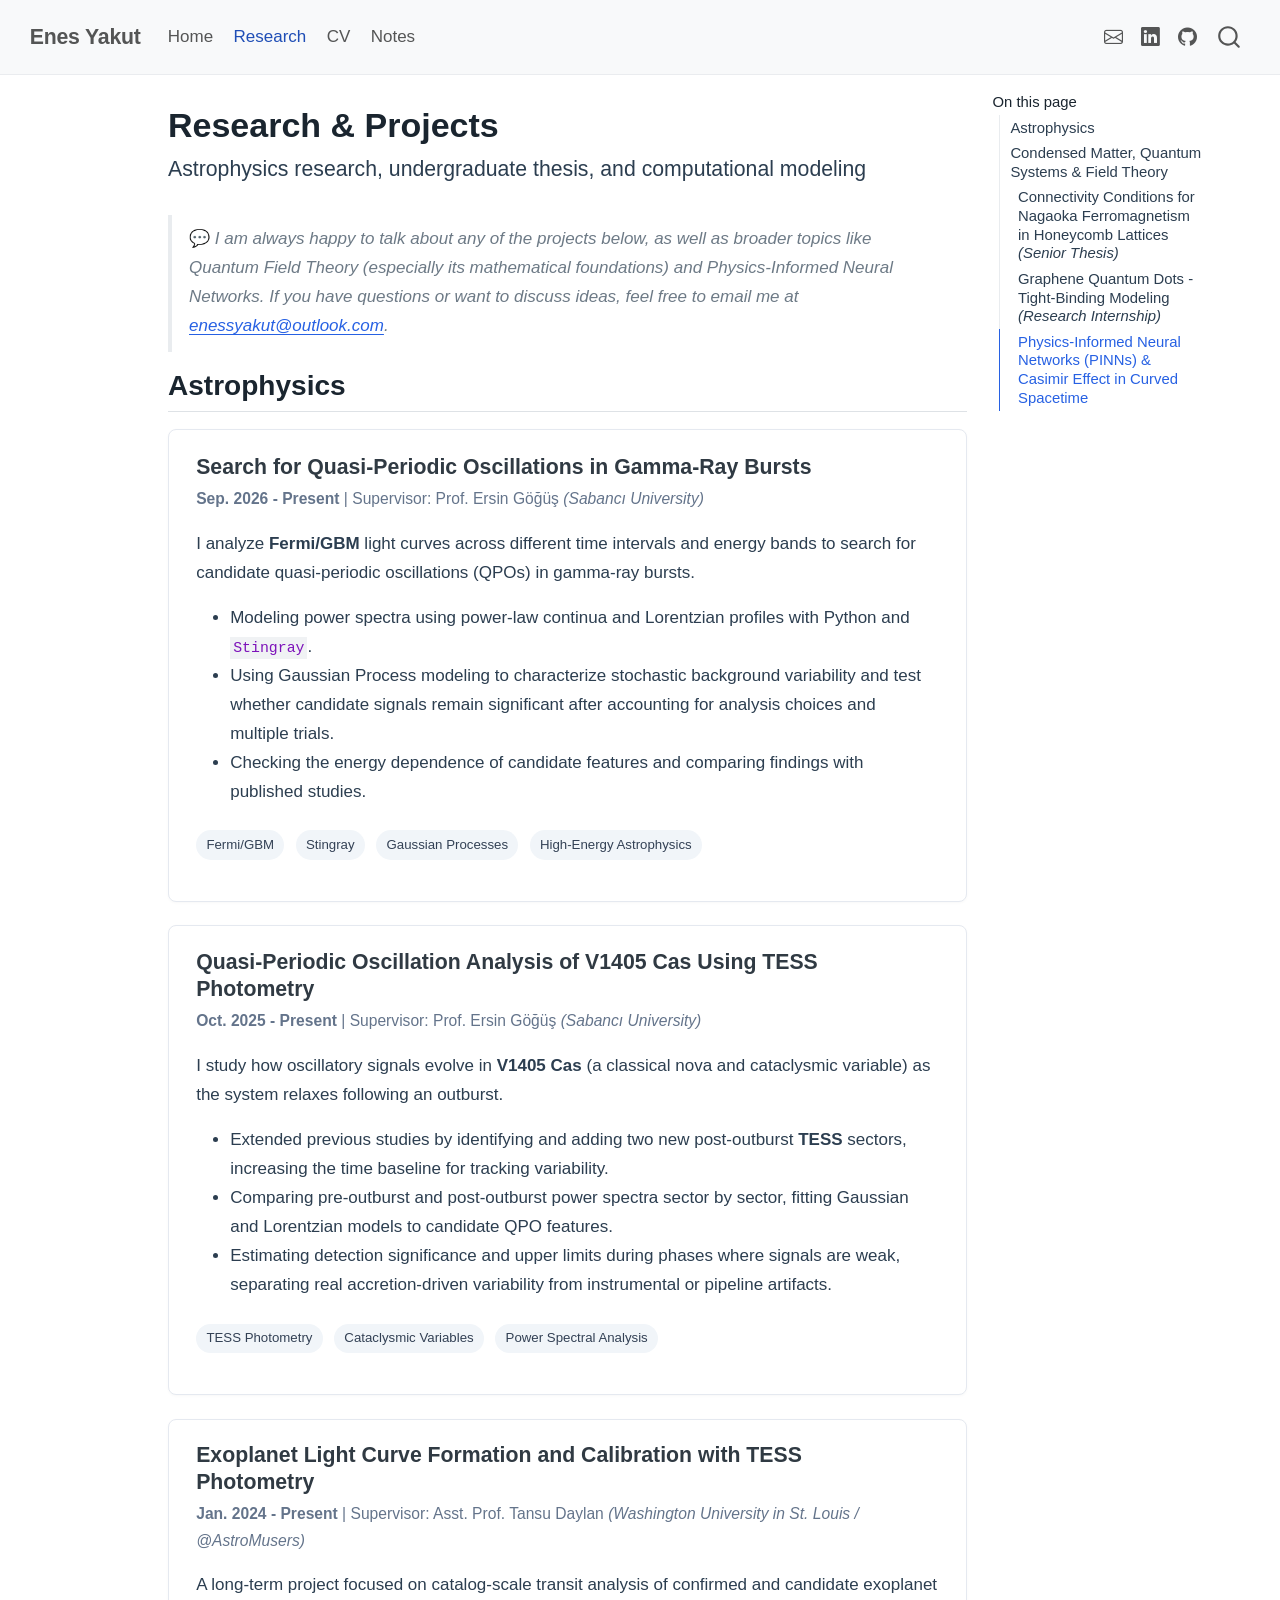
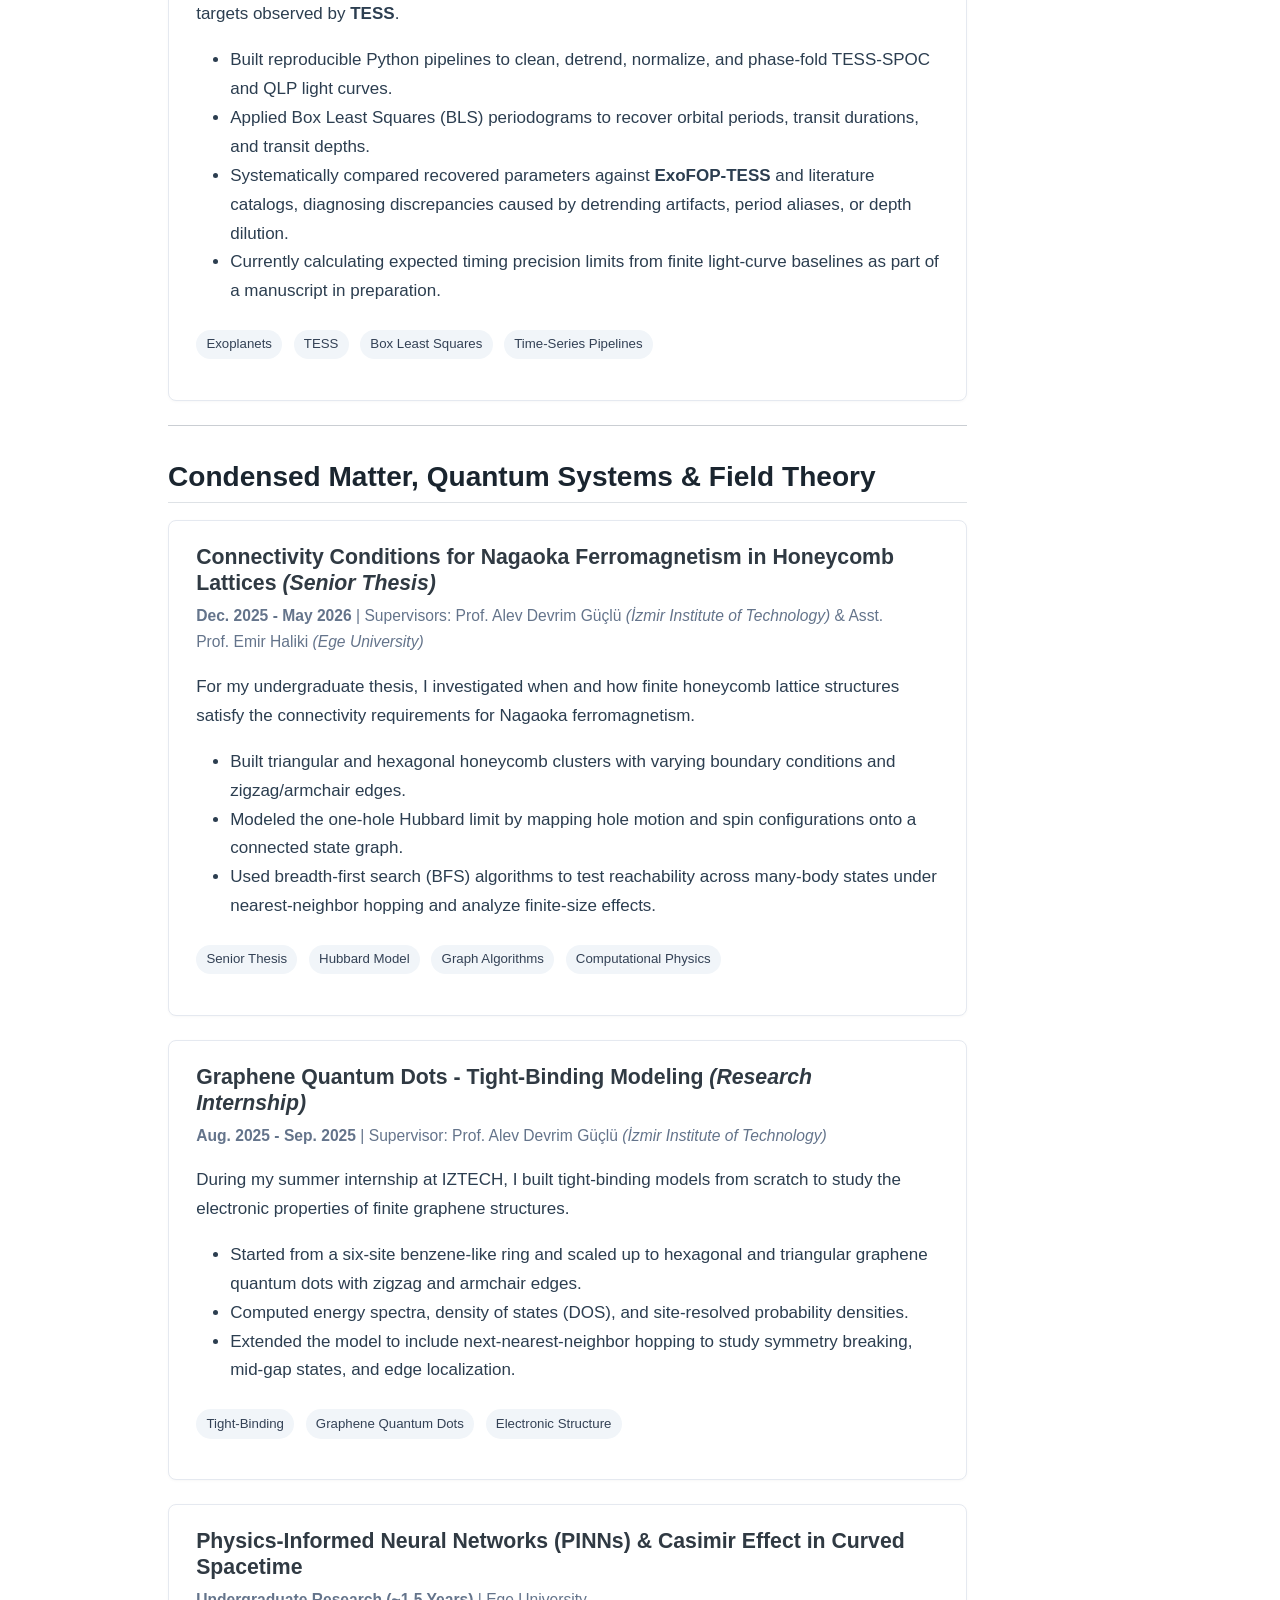
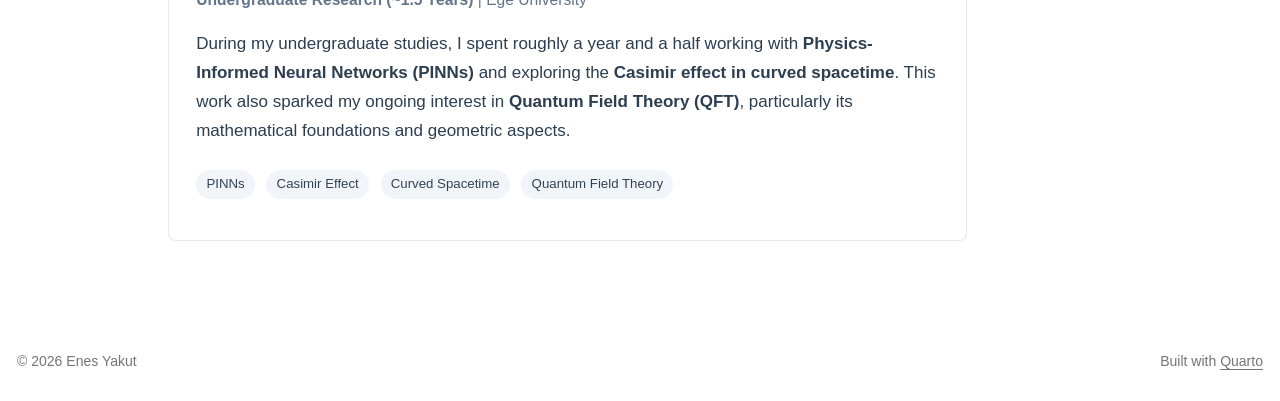
<file: research.html>
<!DOCTYPE html>
<html xmlns="http://www.w3.org/1999/xhtml" lang="en" xml:lang="en"><head>

<meta charset="utf-8">
<meta name="generator" content="quarto-1.11.9">

<meta name="viewport" content="width=device-width, initial-scale=1.0, user-scalable=yes">


<title>Research &amp; Projects – Enes Yakut</title>
<style>
/* Default styles provided by pandoc.
** See https://pandoc.org/MANUAL.html#variables-for-html for config info.
*/
span.smallcaps{font-variant: small-caps;}
div.columns{display: flex; gap: 1.5em;}
div.column{flex: auto;}
@media screen {
div.columns{gap: min(4vw, 1.5em);}
div.column{overflow-x: auto;}
}
div.hanging-indent{margin-left: 1.5em; text-indent: -1.5em;}
ul.task-list{list-style: none;}
ul.task-list li input[type="checkbox"] {
  width: 0.8em;
  margin: 0 0.8em 0.2em -1em; /* quarto-specific, see https://github.com/quarto-dev/quarto-cli/issues/4556 */ 
  vertical-align: middle;
}
</style>


<script src="site_libs/quarto-nav/quarto-nav.js"></script>
<script src="site_libs/quarto-nav/headroom.min.js"></script>
<script src="site_libs/clipboard/clipboard.min.js"></script>
<script src="site_libs/quarto-search/autocomplete.umd.js"></script>
<script src="site_libs/quarto-search/fuse.min.js"></script>
<script src="site_libs/quarto-search/quarto-search.js"></script>
<meta name="quarto:offset" content="./">
<script src="site_libs/quarto-html/quarto.js" type="module"></script>
<script src="site_libs/quarto-html/tabsets/tabsets.js" type="module"></script>
<script src="site_libs/quarto-html/scrollable-regions/scrollable-regions.js" type="module"></script>
<script src="site_libs/quarto-html/popper.min.js"></script>
<script src="site_libs/quarto-html/tippy.umd.min.js"></script>
<script src="site_libs/quarto-html/anchor.min.js"></script>
<link href="site_libs/quarto-html/tippy.css" rel="stylesheet">
<link href="site_libs/quarto-html/quarto-syntax-highlighting-63b5708e65d6cd79cd7618c58d0c21e7.css" rel="stylesheet" id="quarto-text-highlighting-styles">
<script src="site_libs/bootstrap/bootstrap.min.js"></script>
<link href="site_libs/bootstrap/bootstrap-icons.css" rel="stylesheet">
<link href="site_libs/bootstrap/bootstrap-48eea8e06ff06eb442a2daacfce5ac08.min.css" rel="stylesheet" append-hash="true" id="quarto-bootstrap" data-mode="light">
<script id="quarto-search-options" type="application/json">{
  "location": "navbar",
  "copy-button": false,
  "collapse-after": 3,
  "panel-placement": "end",
  "type": "overlay",
  "limit": 50,
  "keyboard-shortcut": [
    "f",
    "/",
    "s"
  ],
  "show-item-context": false,
  "language": {
    "search-no-results-text": "No results",
    "search-matching-documents-text": "matching documents",
    "search-copy-link-title": "Copy link to search",
    "search-hide-matches-text": "Hide additional matches",
    "search-more-match-text": "more match in this document",
    "search-more-matches-text": "more matches in this document",
    "search-clear-button-title": "Clear",
    "search-text-placeholder": "",
    "search-detached-cancel-button-title": "Cancel",
    "search-submit-button-title": "Submit",
    "search-label": "Search"
  }
}</script>
<style>html{ scroll-behavior: smooth; }</style>
<script type="application/ld+json">
{
  "@context": "https://schema.org",
  "@type": "Person",
  "name": "Enes Yakut",
  "url": "https://enesykt.github.io",
  "image": "https://enesykt.github.io/enesyakut-profile.jpg",
  "jobTitle": "Physics Researcher",
  "alumniOf": {
    "@type": "CollegeOrUniversity",
    "name": "Ege University"
  },
  "knowsAbout": [
    "Astrophysics",
    "Time-Domain Astrophysics",
    "Exoplanets",
    "Quasi-Periodic Oscillations",
    "Quantum Field Theory",
    "Physics-Informed Neural Networks",
    "Condensed Matter Physics"
  ],
  "sameAs": [
    "https://www.linkedin.com/in/enesyakutt",
    "https://github.com/enesykt"
  ]
}
</script>



<link rel="stylesheet" href="styles.css">
<meta property="og:title" content="Research &amp; Projects – Enes Yakut">
<meta property="og:description" content="Astrophysics research, undergraduate thesis, and computational modeling">
<meta property="og:site_name" content="Enes Yakut">
</head>

<body class="nav-fixed quarto-light"><a id="quarto-skip-link" class="visually-hidden-focusable" href="#quarto-document-content">Skip to main content</a>

<div id="quarto-search-results"></div>
  <header id="quarto-header" class="headroom fixed-top">
    <nav class="navbar navbar-expand-lg " data-bs-theme="dark" aria-label="Site">
      <div class="navbar-container container-fluid">
      <div class="navbar-brand-container mx-auto">
    <a class="navbar-brand" href="./index.html">
    <span class="navbar-title">Enes Yakut</span>
    </a>
  </div>
          <button class="navbar-toggler" type="button" data-bs-toggle="collapse" data-bs-target="#navbarCollapse" aria-controls="navbarCollapse" aria-expanded="false" aria-label="Toggle navigation" onclick="if (window.quartoToggleHeadroom) { window.quartoToggleHeadroom(); }">
  <span class="navbar-toggler-icon"></span>
</button>
          <div class="collapse navbar-collapse" id="navbarCollapse">
            <ul class="navbar-nav navbar-nav-scroll me-auto">
  <li class="nav-item">
    <a class="nav-link" href="./index.html"> 
<span class="menu-text">Home</span></a>
  </li>  
  <li class="nav-item">
    <a class="nav-link active" href="./research.html" aria-current="page"> 
<span class="menu-text">Research</span></a>
  </li>  
  <li class="nav-item">
    <a class="nav-link" href="./cv.html"> 
<span class="menu-text">CV</span></a>
  </li>  
  <li class="nav-item">
    <a class="nav-link" href="./notes/index.html"> 
<span class="menu-text">Notes</span></a>
  </li>  
</ul>
            <ul class="navbar-nav navbar-nav-scroll ms-auto">
  <li class="nav-item compact">
    <a class="nav-link" href="mailto:enessyakut@outlook.com"> <i class="bi bi-envelope" role="img" aria-label="Email">
</i> 
<span class="menu-text"></span></a>
  </li>  
  <li class="nav-item compact">
    <a class="nav-link" href="https://www.linkedin.com/in/enesyakutt"> <i class="bi bi-linkedin" role="img" aria-label="LinkedIn">
</i> 
<span class="menu-text"></span></a>
  </li>  
  <li class="nav-item compact">
    <a class="nav-link" href="https://github.com/enesykt"> <i class="bi bi-github" role="img" aria-label="GitHub">
</i> 
<span class="menu-text"></span></a>
  </li>  
</ul>
          </div> <!-- /navcollapse -->
            <div class="quarto-navbar-tools">
</div>
            <div id="quarto-search" class="" title="Search"></div>
      </div> <!-- /container-fluid -->
    </nav>
</header>
<!-- content -->
<div id="quarto-content" class="quarto-container page-columns page-rows-contents page-layout-article page-navbar">
<!-- sidebar -->
<!-- margin-sidebar -->
    <div id="quarto-margin-sidebar" class="sidebar margin-sidebar">
        <nav id="TOC" role="doc-toc" aria-labelledby="toc-title" class="toc-active">
    <h2 id="toc-title">On this page</h2>
   
  <ul>
  <li><a href="#astrophysics" id="toc-astrophysics" class="nav-link active" data-scroll-target="#astrophysics">Astrophysics</a>
  <ul class="collapse">
  <li><a href="#search-for-quasi-periodic-oscillations-in-gamma-ray-bursts" id="toc-search-for-quasi-periodic-oscillations-in-gamma-ray-bursts" class="nav-link" data-scroll-target="#search-for-quasi-periodic-oscillations-in-gamma-ray-bursts">Search for Quasi-Periodic Oscillations in Gamma-Ray Bursts</a></li>
  <li><a href="#quasi-periodic-oscillation-analysis-of-v1405-cas-using-tess-photometry" id="toc-quasi-periodic-oscillation-analysis-of-v1405-cas-using-tess-photometry" class="nav-link" data-scroll-target="#quasi-periodic-oscillation-analysis-of-v1405-cas-using-tess-photometry">Quasi-Periodic Oscillation Analysis of V1405 Cas Using TESS Photometry</a></li>
  <li><a href="#exoplanet-light-curve-formation-and-calibration-with-tess-photometry" id="toc-exoplanet-light-curve-formation-and-calibration-with-tess-photometry" class="nav-link" data-scroll-target="#exoplanet-light-curve-formation-and-calibration-with-tess-photometry">Exoplanet Light Curve Formation and Calibration with TESS Photometry</a></li>
  </ul></li>
  <li><a href="#condensed-matter-quantum-systems-field-theory" id="toc-condensed-matter-quantum-systems-field-theory" class="nav-link" data-scroll-target="#condensed-matter-quantum-systems-field-theory">Condensed Matter, Quantum Systems &amp; Field Theory</a>
  <ul class="collapse">
  <li><a href="#connectivity-conditions-for-nagaoka-ferromagnetism-in-honeycomb-lattices-senior-thesis" id="toc-connectivity-conditions-for-nagaoka-ferromagnetism-in-honeycomb-lattices-senior-thesis" class="nav-link" data-scroll-target="#connectivity-conditions-for-nagaoka-ferromagnetism-in-honeycomb-lattices-senior-thesis">Connectivity Conditions for Nagaoka Ferromagnetism in Honeycomb Lattices <em>(Senior Thesis)</em></a></li>
  <li><a href="#graphene-quantum-dots---tight-binding-modeling-research-internship" id="toc-graphene-quantum-dots---tight-binding-modeling-research-internship" class="nav-link" data-scroll-target="#graphene-quantum-dots---tight-binding-modeling-research-internship">Graphene Quantum Dots - Tight-Binding Modeling <em>(Research Internship)</em></a></li>
  <li><a href="#physics-informed-neural-networks-pinns-casimir-effect-in-curved-spacetime" id="toc-physics-informed-neural-networks-pinns-casimir-effect-in-curved-spacetime" class="nav-link" data-scroll-target="#physics-informed-neural-networks-pinns-casimir-effect-in-curved-spacetime">Physics-Informed Neural Networks (PINNs) &amp; Casimir Effect in Curved Spacetime</a></li>
  </ul></li>
  </ul>
</nav>
    </div>
<!-- main -->
<main class="content" id="quarto-document-content" tabindex="-1">

<header id="title-block-header" class="quarto-title-block default">
<div class="quarto-title">
<h1 class="title">Research &amp; Projects</h1>
<p class="subtitle lead">Astrophysics research, undergraduate thesis, and computational modeling</p>
</div>



<div class="quarto-title-meta">

    
  
    
  </div>
  


</header>


<blockquote class="blockquote">
<p>💬 <em>I am always happy to talk about any of the projects below, as well as broader topics like Quantum Field Theory (especially its mathematical foundations) and Physics-Informed Neural Networks. If you have questions or want to discuss ideas, feel free to email me at <a href="mailto:enessyakut@outlook.com">enessyakut@outlook.com</a>.</em></p>
</blockquote>
<section id="astrophysics" class="level2">
<h2 class="anchored" data-anchor-id="astrophysics">Astrophysics</h2>
<section id="search-for-quasi-periodic-oscillations-in-gamma-ray-bursts" class="level3 research-card">
<h3 class="anchored" data-anchor-id="search-for-quasi-periodic-oscillations-in-gamma-ray-bursts">Search for Quasi-Periodic Oscillations in Gamma-Ray Bursts</h3>
<div class="research-meta">
<p><strong>Sep.&nbsp;2026 - Present</strong> | Supervisor: Prof.&nbsp;Ersin Göğüş <em>(Sabancı University)</em></p>
</div>
<p>I analyze <strong>Fermi/GBM</strong> light curves across different time intervals and energy bands to search for candidate quasi-periodic oscillations (QPOs) in gamma-ray bursts.</p>
<ul>
<li>Modeling power spectra using power-law continua and Lorentzian profiles with Python and <code>Stingray</code>.</li>
<li>Using Gaussian Process modeling to characterize stochastic background variability and test whether candidate signals remain significant after accounting for analysis choices and multiple trials.</li>
<li>Checking the energy dependence of candidate features and comparing findings with published studies.</li>
</ul>
<p><span class="badge-tag">Fermi/GBM</span> <span class="badge-tag">Stingray</span> <span class="badge-tag">Gaussian Processes</span> <span class="badge-tag">High-Energy Astrophysics</span></p>
</section>
<section id="quasi-periodic-oscillation-analysis-of-v1405-cas-using-tess-photometry" class="level3 research-card">
<h3 class="anchored" data-anchor-id="quasi-periodic-oscillation-analysis-of-v1405-cas-using-tess-photometry">Quasi-Periodic Oscillation Analysis of V1405 Cas Using TESS Photometry</h3>
<div class="research-meta">
<p><strong>Oct.&nbsp;2025 - Present</strong> | Supervisor: Prof.&nbsp;Ersin Göğüş <em>(Sabancı University)</em></p>
</div>
<p>I study how oscillatory signals evolve in <strong>V1405 Cas</strong> (a classical nova and cataclysmic variable) as the system relaxes following an outburst.</p>
<ul>
<li>Extended previous studies by identifying and adding two new post-outburst <strong>TESS</strong> sectors, increasing the time baseline for tracking variability.</li>
<li>Comparing pre-outburst and post-outburst power spectra sector by sector, fitting Gaussian and Lorentzian models to candidate QPO features.</li>
<li>Estimating detection significance and upper limits during phases where signals are weak, separating real accretion-driven variability from instrumental or pipeline artifacts.</li>
</ul>
<p><span class="badge-tag">TESS Photometry</span> <span class="badge-tag">Cataclysmic Variables</span> <span class="badge-tag">Power Spectral Analysis</span></p>
</section>
<section id="exoplanet-light-curve-formation-and-calibration-with-tess-photometry" class="level3 research-card">
<h3 class="anchored" data-anchor-id="exoplanet-light-curve-formation-and-calibration-with-tess-photometry">Exoplanet Light Curve Formation and Calibration with TESS Photometry</h3>
<div class="research-meta">
<p><strong>Jan.&nbsp;2024 - Present</strong> | Supervisor: Asst. Prof.&nbsp;Tansu Daylan <em>(Washington University in St.&nbsp;Louis / <span class="citation" data-cites="AstroMusers">@AstroMusers</span>)</em></p>
</div>
<p>A long-term project focused on catalog-scale transit analysis of confirmed and candidate exoplanet targets observed by <strong>TESS</strong>.</p>
<ul>
<li>Built reproducible Python pipelines to clean, detrend, normalize, and phase-fold TESS-SPOC and QLP light curves.</li>
<li>Applied Box Least Squares (BLS) periodograms to recover orbital periods, transit durations, and transit depths.</li>
<li>Systematically compared recovered parameters against <strong>ExoFOP-TESS</strong> and literature catalogs, diagnosing discrepancies caused by detrending artifacts, period aliases, or depth dilution.</li>
<li>Currently calculating expected timing precision limits from finite light-curve baselines as part of a manuscript in preparation.</li>
</ul>
<p><span class="badge-tag">Exoplanets</span> <span class="badge-tag">TESS</span> <span class="badge-tag">Box Least Squares</span> <span class="badge-tag">Time-Series Pipelines</span></p>
</section>
<hr>
</section>
<section id="condensed-matter-quantum-systems-field-theory" class="level2">
<h2 class="anchored" data-anchor-id="condensed-matter-quantum-systems-field-theory">Condensed Matter, Quantum Systems &amp; Field Theory</h2>
<section id="connectivity-conditions-for-nagaoka-ferromagnetism-in-honeycomb-lattices-senior-thesis" class="level3 research-card">
<h3 class="anchored" data-anchor-id="connectivity-conditions-for-nagaoka-ferromagnetism-in-honeycomb-lattices-senior-thesis">Connectivity Conditions for Nagaoka Ferromagnetism in Honeycomb Lattices <em>(Senior Thesis)</em></h3>
<div class="research-meta">
<p><strong>Dec.&nbsp;2025 - May 2026</strong> | Supervisors: Prof.&nbsp;Alev Devrim Güçlü <em>(İzmir Institute of Technology)</em> &amp; Asst. Prof.&nbsp;Emir Haliki <em>(Ege University)</em></p>
</div>
<p>For my undergraduate thesis, I investigated when and how finite honeycomb lattice structures satisfy the connectivity requirements for Nagaoka ferromagnetism.</p>
<ul>
<li>Built triangular and hexagonal honeycomb clusters with varying boundary conditions and zigzag/armchair edges.</li>
<li>Modeled the one-hole Hubbard limit by mapping hole motion and spin configurations onto a connected state graph.</li>
<li>Used breadth-first search (BFS) algorithms to test reachability across many-body states under nearest-neighbor hopping and analyze finite-size effects.</li>
</ul>
<p><span class="badge-tag">Senior Thesis</span> <span class="badge-tag">Hubbard Model</span> <span class="badge-tag">Graph Algorithms</span> <span class="badge-tag">Computational Physics</span></p>
</section>
<section id="graphene-quantum-dots---tight-binding-modeling-research-internship" class="level3 research-card">
<h3 class="anchored" data-anchor-id="graphene-quantum-dots---tight-binding-modeling-research-internship">Graphene Quantum Dots - Tight-Binding Modeling <em>(Research Internship)</em></h3>
<div class="research-meta">
<p><strong>Aug.&nbsp;2025 - Sep.&nbsp;2025</strong> | Supervisor: Prof.&nbsp;Alev Devrim Güçlü <em>(İzmir Institute of Technology)</em></p>
</div>
<p>During my summer internship at IZTECH, I built tight-binding models from scratch to study the electronic properties of finite graphene structures.</p>
<ul>
<li>Started from a six-site benzene-like ring and scaled up to hexagonal and triangular graphene quantum dots with zigzag and armchair edges.</li>
<li>Computed energy spectra, density of states (DOS), and site-resolved probability densities.</li>
<li>Extended the model to include next-nearest-neighbor hopping to study symmetry breaking, mid-gap states, and edge localization.</li>
</ul>
<p><span class="badge-tag">Tight-Binding</span> <span class="badge-tag">Graphene Quantum Dots</span> <span class="badge-tag">Electronic Structure</span></p>
</section>
<section id="physics-informed-neural-networks-pinns-casimir-effect-in-curved-spacetime" class="level3 research-card">
<h3 class="anchored" data-anchor-id="physics-informed-neural-networks-pinns-casimir-effect-in-curved-spacetime">Physics-Informed Neural Networks (PINNs) &amp; Casimir Effect in Curved Spacetime</h3>
<div class="research-meta">
<p><strong>Undergraduate Research (~1.5 Years)</strong> | Ege University</p>
</div>
<p>During my undergraduate studies, I spent roughly a year and a half working with <strong>Physics-Informed Neural Networks (PINNs)</strong> and exploring the <strong>Casimir effect in curved spacetime</strong>. This work also sparked my ongoing interest in <strong>Quantum Field Theory (QFT)</strong>, particularly its mathematical foundations and geometric aspects.</p>
<p><span class="badge-tag">PINNs</span> <span class="badge-tag">Casimir Effect</span> <span class="badge-tag">Curved Spacetime</span> <span class="badge-tag">Quantum Field Theory</span></p>
</section>


</section>

</main> <!-- /main -->
<script id="quarto-html-after-body" type="application/javascript">
  window.document.addEventListener("DOMContentLoaded", function (event) {
    const icon = "";
    const anchorJS = new window.AnchorJS();
    anchorJS.options = {
      placement: 'right',
      icon: icon
    };
    anchorJS.add('.anchored');
    const isCodeAnnotation = (el) => {
      for (const clz of el.classList) {
        if (clz.startsWith('code-annotation-')) {                     
          return true;
        }
      }
      return false;
    }
    const onCopySuccess = function(e) {
      // button target
      const button = e.trigger;
      // don't keep focus
      button.blur();
      // flash "checked"
      button.classList.add('code-copy-button-checked');
      var currentTitle = button.getAttribute("title");
      button.setAttribute("title", "Copied!");
      let tooltip;
      if (window.bootstrap) {
        button.setAttribute("data-bs-toggle", "tooltip");
        button.setAttribute("data-bs-placement", "left");
        button.setAttribute("data-bs-title", "Copied!");
        tooltip = new bootstrap.Tooltip(button, 
          { trigger: "manual", 
            customClass: "code-copy-button-tooltip",
            offset: [0, -8]});
        tooltip.show();    
      }
      setTimeout(function() {
        if (tooltip) {
          tooltip.hide();
          button.removeAttribute("data-bs-title");
          button.removeAttribute("data-bs-toggle");
          button.removeAttribute("data-bs-placement");
        }
        button.setAttribute("title", currentTitle);
        button.classList.remove('code-copy-button-checked');
      }, 1000);
      // clear code selection
      e.clearSelection();
    }
    const getTextToCopy = function(trigger) {
      const outerScaffold = trigger.parentElement.cloneNode(true);
      const codeEl = outerScaffold.querySelector('code');
      for (const childEl of codeEl.children) {
        if (isCodeAnnotation(childEl)) {
          childEl.remove();
        }
      }
      return codeEl.innerText;
    }
    const clipboard = new window.ClipboardJS('.code-copy-button:not([data-in-quarto-modal])', {
      text: getTextToCopy
    });
    clipboard.on('success', onCopySuccess);
    if (window.document.getElementById('quarto-embedded-source-code-modal')) {
      const clipboardModal = new window.ClipboardJS('.code-copy-button[data-in-quarto-modal]', {
        text: getTextToCopy,
        container: window.document.getElementById('quarto-embedded-source-code-modal')
      });
      clipboardModal.on('success', onCopySuccess);
    }
      var localhostRegex = new RegExp(/^(?:http|https):\/\/localhost\:?[0-9]*\//);
      var mailtoRegex = new RegExp(/^mailto:/);
        var filterRegex = new RegExp("https:\/\/enesykt\.github\.io");
      var isInternal = (href) => {
          return filterRegex.test(href) || localhostRegex.test(href) || mailtoRegex.test(href);
      }
      // Inspect non-navigation links and adorn them if external
      window.quartoDecorateExternalLinks = function (root) {
     var links = (root || window.document).querySelectorAll('a[href]:not(.nav-link):not(.navbar-brand):not(.toc-action):not(.sidebar-link):not(.sidebar-item-toggle):not(.pagination-link):not(.no-external):not([aria-hidden]):not(.dropdown-item):not(.quarto-navigation-tool):not(.about-link)');
      for (var i=0; i<links.length; i++) {
        const link = links[i];
        if (!isInternal(link.href)) {
          // undo the damage that might have been done by quarto-nav.js in the case of
          // links that we want to consider external
          if (link.dataset.originalHref !== undefined) {
            link.href = link.dataset.originalHref;
          }
          if (!link.classList.contains('no-external-icon')) {
          }
        }
      }
      };
      window.quartoDecorateExternalLinks(window.document);
    // Esc closes the popup (WCAG 1.4.13) and focus leaving both trigger and
    // popup closes it (WCAG 2.4.11); tippy handles neither for interactive popups.
    const hideOnEscAndFocusOut = {
      name: 'hideOnEscAndFocusOut',
      defaultValue: true,
      fn(instance) {
        const dismiss = () => {
          // A show scheduled by the trigger delay would otherwise reopen it
          instance.clearDelayTimeouts();
          instance.hide();
        };
        const onKeyDown = (event) => {
          if (event.key !== 'Escape') {
            return;
          }
          // Keep Esc from also reaching page handlers (e.g. reveal.js overview),
          // except an open reveal.js slide menu, which Esc should close too.
          // The menu handles keys only when its keyboard option is on.
          const menuHandlesEsc = window.Reveal?.getPlugin?.('menu')?.isOpen() &&
            window.Reveal.getConfig().menu?.keyboard !== false;
          if (!menuHandlesEsc) {
            event.stopPropagation();
          }
          if (instance.popper.contains(window.document.activeElement)) {
            // Disabled while refocusing so the focus trigger does not reopen it
            instance.disable();
            instance.reference.focus();
            instance.enable();
          }
          dismiss();
        };
        const onFocusOut = (event) => {
          const target = event.relatedTarget;
          if (target && !instance.reference.contains(target) &&
              !instance.popper.contains(target)) {
            dismiss();
          }
        };
        // On the trigger too: a click trigger (code-annotations: select) has no
        // blur handling. Attached for the instance's lifetime so leaving the
        // trigger also cancels a show still pending on the trigger delay.
        instance.reference.addEventListener('focusout', onFocusOut);
        return {
          onShow() {
            window.document.addEventListener('keydown', onKeyDown, true);
            instance.popper.addEventListener('focusout', onFocusOut);
          },
          onHide() {
            window.document.removeEventListener('keydown', onKeyDown, true);
            instance.popper.removeEventListener('focusout', onFocusOut);
          },
          onDestroy() {
            instance.reference.removeEventListener('focusout', onFocusOut);
          },
        };
      },
    };
    function tippyHover(el, contentFn, onTriggerFn, onUntriggerFn) {
      const config = {
        allowHTML: true,
        maxWidth: 500,
        delay: 100,
        arrow: false,
        appendTo: function(el) {
            return el.parentElement;
        },
        interactive: true,
        interactiveBorder: 10,
        theme: 'quarto',
        placement: 'bottom-start',
        plugins: [hideOnEscAndFocusOut],
      };
      if (contentFn) {
        config.content = contentFn;
      }
      if (onTriggerFn) {
        config.onTrigger = onTriggerFn;
      }
      if (onUntriggerFn) {
        config.onUntrigger = onUntriggerFn;
      }
      window.tippy(el, config); 
    }
    const noterefs = window.document.querySelectorAll('a[role="doc-noteref"]');
    for (var i=0; i<noterefs.length; i++) {
      const ref = noterefs[i];
      tippyHover(ref, function() {
        // use id or data attribute instead here
        let href = ref.getAttribute('data-footnote-href') || ref.getAttribute('href');
        try { href = new URL(href).hash; } catch {}
        const id = href.replace(/^#\/?/, "");
        const note = window.document.getElementById(id);
        if (note) {
          return note.innerHTML;
        } else {
          return "";
        }
      });
    }
    const xrefs = window.document.querySelectorAll('a.quarto-xref');
    const processXRef = (id, note) => {
      // Strip column container classes
      const stripColumnClz = (el) => {
        el.classList.remove("page-full", "page-columns");
        if (el.children) {
          for (const child of el.children) {
            stripColumnClz(child);
          }
        }
      }
      stripColumnClz(note)
      if (id === null || id.startsWith('sec-')) {
        // Special case sections, only their first couple elements
        const container = document.createElement("div");
        if (note.children && note.children.length > 2) {
          container.appendChild(note.children[0].cloneNode(true));
          for (let i = 1; i < note.children.length; i++) {
            const child = note.children[i];
            if (child.tagName === "P" && child.innerText === "") {
              continue;
            } else {
              container.appendChild(child.cloneNode(true));
              break;
            }
          }
          if (window.Quarto?.typesetMath) {
            window.Quarto.typesetMath(container);
          }
          return container.innerHTML
        } else {
          if (window.Quarto?.typesetMath) {
            window.Quarto.typesetMath(note);
          }
          return note.innerHTML;
        }
      } else {
        // Remove any anchor links if they are present
        const anchorLink = note.querySelector('a.anchorjs-link');
        if (anchorLink) {
          anchorLink.remove();
        }
        if (window.Quarto?.typesetMath) {
          window.Quarto.typesetMath(note);
        }
        if (note.classList.contains("callout")) {
          return note.outerHTML;
        } else {
          return note.innerHTML;
        }
      }
    }
    for (var i=0; i<xrefs.length; i++) {
      const xref = xrefs[i];
      tippyHover(xref, undefined, function(instance) {
        instance.disable();
        let url = xref.getAttribute('href');
        let hash = undefined; 
        if (url.startsWith('#')) {
          hash = url;
        } else {
          try { hash = new URL(url).hash; } catch {}
        }
        if (hash) {
          const id = hash.replace(/^#\/?/, "");
          const note = window.document.getElementById(id);
          if (note !== null) {
            try {
              const html = processXRef(id, note.cloneNode(true));
              instance.setContent(html);
            } finally {
              instance.enable();
              instance.show();
            }
          } else {
            // See if we can fetch this
            fetch(url.split('#')[0])
            .then(res => res.text())
            .then(html => {
              const parser = new DOMParser();
              const htmlDoc = parser.parseFromString(html, "text/html");
              const note = htmlDoc.getElementById(id);
              if (note !== null) {
                const html = processXRef(id, note);
                instance.setContent(html);
              } 
            }).finally(() => {
              instance.enable();
              instance.show();
            });
          }
        } else {
          // See if we can fetch a full url (with no hash to target)
          // This is a special case and we should probably do some content thinning / targeting
          fetch(url)
          .then(res => res.text())
          .then(html => {
            const parser = new DOMParser();
            const htmlDoc = parser.parseFromString(html, "text/html");
            const note = htmlDoc.querySelector('main.content');
            if (note !== null) {
              // This should only happen for chapter cross references
              // (since there is no id in the URL)
              // remove the first header
              if (note.children.length > 0 && note.children[0].tagName === "HEADER") {
                note.children[0].remove();
              }
              const html = processXRef(null, note);
              instance.setContent(html);
            } 
          }).finally(() => {
            instance.enable();
            instance.show();
          });
        }
      }, function(instance) {
      });
    }
        let selectedAnnoteEl;
        const selectorForAnnotation = ( cell, annotation) => {
          let cellAttr = 'data-code-cell="' + cell + '"';
          let lineAttr = 'data-code-annotation="' +  annotation + '"';
          const selector = 'span[' + cellAttr + '][' + lineAttr + ']';
          return selector;
        }
        const selectCodeLines = (annoteEl) => {
          const doc = window.document;
          const targetCell = annoteEl.getAttribute("data-target-cell");
          const targetAnnotation = annoteEl.getAttribute("data-target-annotation");
          const annoteSpan = window.document.querySelector(selectorForAnnotation(targetCell, targetAnnotation));
          const lines = annoteSpan.getAttribute("data-code-lines").split(",");
          const lineIds = lines.map((line) => {
            return targetCell + "-" + line;
          })
          // Each band is positioned against its own containing block, which is
          // not the offsetParent of the lines, so place it from client rects.
          const placeBand = (band, firstEl, lastEl, codeBlock) => {
            const container = band.offsetParent;
            if (container === null) {
              return;
            }
            const containerRect = container.getBoundingClientRect();
            // Reveal.js scales slides with a transform, so convert client
            // pixels back to the CSS pixels of the container.
            const scale = containerRect.height / container.offsetHeight || 1;
            const firstRect = firstEl.getBoundingClientRect();
            const lastRect = lastEl.getBoundingClientRect();
            const top = (firstRect.top - containerRect.top) / scale - container.clientTop + container.scrollTop;
            const height = (lastRect.bottom - firstRect.top) / scale;
            band.style.top = top - 2 + "px";
            band.style.height = height + 4 + "px";
            if (codeBlock) {
              // Without the copy button wrapper, the containing block is wider
              // than the code block, so span the code block explicitly.
              const blockRect = codeBlock.getBoundingClientRect();
              band.style.left = (blockRect.left - containerRect.left) / scale - container.clientLeft + container.scrollLeft + "px";
              band.style.width = blockRect.width / scale + "px";
            }
          };
          if (lineIds.length > 0) {
            const el = window.document.getElementById(lineIds[0]);
            const lastEl = window.document.getElementById(lineIds[lineIds.length - 1]);
            const parent = el.parentElement.parentElement;
            // cook up a div (if necessary) and position it
            let div = window.document.getElementById("code-annotation-line-highlight");
            if (div === null) {
              div = window.document.createElement("div");
              div.setAttribute("id", "code-annotation-line-highlight");
              div.style.position = 'absolute';
              parent.appendChild(div);
            }
            placeBand(div, el, lastEl, parent.closest("div.sourceCode") || parent);
            let gutterDiv = window.document.getElementById("code-annotation-line-highlight-gutter");
            if (gutterDiv === null) {
              gutterDiv = window.document.createElement("div");
              gutterDiv.setAttribute("id", "code-annotation-line-highlight-gutter");
              gutterDiv.style.position = 'absolute';
              const codeCell = window.document.getElementById(targetCell);
              const gutter = codeCell.querySelector('.code-annotation-gutter');
              gutter.appendChild(gutterDiv);
            }
            placeBand(gutterDiv, el, lastEl);
            selectedAnnoteEl = annoteEl;
          }
        };
        const unselectCodeLines = () => {
          const elementsIds = ["code-annotation-line-highlight", "code-annotation-line-highlight-gutter"];
          elementsIds.forEach((elId) => {
            const div = window.document.getElementById(elId);
            if (div) {
              div.remove();
            }
          });
          selectedAnnoteEl = undefined;
        };
          // Handle positioning of the toggle
      window.addEventListener(
        "resize",
        throttle(() => {
          elRect = undefined;
          if (selectedAnnoteEl) {
            selectCodeLines(selectedAnnoteEl);
          }
        }, 10)
      );
      function throttle(fn, ms) {
      let throttle = false;
      let timer;
        return (...args) => {
          if(!throttle) { // first call gets through
              fn.apply(this, args);
              throttle = true;
          } else { // all the others get throttled
              if(timer) clearTimeout(timer); // cancel #2
              timer = setTimeout(() => {
                fn.apply(this, args);
                timer = throttle = false;
              }, ms);
          }
        };
      }
        // Attach click handler to the DT
        const annoteDls = window.document.querySelectorAll('dt[data-target-cell]');
        for (const annoteDlNode of annoteDls) {
          annoteDlNode.addEventListener('click', (event) => {
            const clickedEl = event.target;
            if (clickedEl !== selectedAnnoteEl) {
              unselectCodeLines();
              const activeEl = window.document.querySelector('dt[data-target-cell].code-annotation-active');
              if (activeEl) {
                activeEl.classList.remove('code-annotation-active');
              }
              selectCodeLines(clickedEl);
              clickedEl.classList.add('code-annotation-active');
            } else {
              // Unselect the line
              unselectCodeLines();
              clickedEl.classList.remove('code-annotation-active');
            }
          });
        }
    const findCites = (el) => {
      const parentEl = el.parentElement;
      if (parentEl) {
        const cites = parentEl.dataset.cites;
        if (cites) {
          return {
            el,
            cites: cites.split(' ')
          };
        } else {
          return findCites(el.parentElement)
        }
      } else {
        return undefined;
      }
    };
    var bibliorefs = window.document.querySelectorAll('a[role="doc-biblioref"]');
    for (var i=0; i<bibliorefs.length; i++) {
      const ref = bibliorefs[i];
      const citeInfo = findCites(ref);
      if (citeInfo) {
        tippyHover(citeInfo.el, function() {
          var popup = window.document.createElement('div');
          citeInfo.cites.forEach(function(cite) {
            var citeDiv = window.document.createElement('div');
            citeDiv.classList.add('hanging-indent');
            citeDiv.classList.add('csl-entry');
            var biblioDiv = window.document.getElementById('ref-' + cite);
            if (biblioDiv) {
              citeDiv.innerHTML = biblioDiv.innerHTML;
            }
            popup.appendChild(citeDiv);
          });
          return popup.innerHTML;
        });
      }
    }
  });
  </script>
  <script type="application/javascript">
  window.quartoScrollableRegionsLabels = {"code":"Scrollable code","output":"Scrollable output"};
  </script>
</div> <!-- /content -->
<footer class="footer">
  <div class="nav-footer">
    <div class="nav-footer-left">
<p>© 2026 Enes Yakut</p>
</div>   
    <div class="nav-footer-center">
      &nbsp;
    </div>
    <div class="nav-footer-right">
<p>Built with <a href="https://quarto.org/">Quarto</a></p>
</div>
  </div>
</footer>




<script src="site_libs/quarto-html/zenscroll-min.js"></script>
</body></html>
</file>
<file: site_libs/quarto-html/tippy.css>
.tippy-box[data-animation=fade][data-state=hidden]{opacity:0}[data-tippy-root]{max-width:calc(100vw - 10px)}.tippy-box{position:relative;background-color:#333;color:#fff;border-radius:4px;font-size:14px;line-height:1.4;white-space:normal;outline:0;transition-property:transform,visibility,opacity}.tippy-box[data-placement^=top]>.tippy-arrow{bottom:0}.tippy-box[data-placement^=top]>.tippy-arrow:before{bottom:-7px;left:0;border-width:8px 8px 0;border-top-color:initial;transform-origin:center top}.tippy-box[data-placement^=bottom]>.tippy-arrow{top:0}.tippy-box[data-placement^=bottom]>.tippy-arrow:before{top:-7px;left:0;border-width:0 8px 8px;border-bottom-color:initial;transform-origin:center bottom}.tippy-box[data-placement^=left]>.tippy-arrow{right:0}.tippy-box[data-placement^=left]>.tippy-arrow:before{border-width:8px 0 8px 8px;border-left-color:initial;right:-7px;transform-origin:center left}.tippy-box[data-placement^=right]>.tippy-arrow{left:0}.tippy-box[data-placement^=right]>.tippy-arrow:before{left:-7px;border-width:8px 8px 8px 0;border-right-color:initial;transform-origin:center right}.tippy-box[data-inertia][data-state=visible]{transition-timing-function:cubic-bezier(.54,1.5,.38,1.11)}.tippy-arrow{width:16px;height:16px;color:#333}.tippy-arrow:before{content:"";position:absolute;border-color:transparent;border-style:solid}.tippy-content{position:relative;padding:5px 9px;z-index:1}
</file>
<file: site_libs/quarto-html/quarto-syntax-highlighting-63b5708e65d6cd79cd7618c58d0c21e7.css>
/* quarto syntax highlight colors */
:root {
  --quarto-hl-ot-color: #003B4F;
  --quarto-hl-at-color: #657422;
  --quarto-hl-ss-color: #20794D;
  --quarto-hl-an-color: #5E5E5E;
  --quarto-hl-fu-color: #4758AB;
  --quarto-hl-st-color: #20794D;
  --quarto-hl-cf-color: #003B4F;
  --quarto-hl-op-color: #5E5E5E;
  --quarto-hl-er-color: #AD0000;
  --quarto-hl-bn-color: #AD0000;
  --quarto-hl-al-color: #AD0000;
  --quarto-hl-va-color: #111111;
  --quarto-hl-bu-color: inherit;
  --quarto-hl-ex-color: inherit;
  --quarto-hl-pp-color: #AD0000;
  --quarto-hl-in-color: #5E5E5E;
  --quarto-hl-vs-color: #20794D;
  --quarto-hl-wa-color: #5E5E5E;
  --quarto-hl-do-color: #5E5E5E;
  --quarto-hl-im-color: #00769E;
  --quarto-hl-ch-color: #20794D;
  --quarto-hl-dt-color: #AD0000;
  --quarto-hl-fl-color: #AD0000;
  --quarto-hl-co-color: #5E5E5E;
  --quarto-hl-cv-color: #5E5E5E;
  --quarto-hl-cn-color: #8f5902;
  --quarto-hl-sc-color: #5E5E5E;
  --quarto-hl-dv-color: #AD0000;
  --quarto-hl-kw-color: #003B4F;
}

/* other quarto variables */
:root {
  --quarto-font-monospace: SFMono-Regular, Menlo, Monaco, Consolas, "Liberation Mono", "Courier New", monospace;
}

/* syntax highlight based on Pandoc's rules */
pre > code.sourceCode > span {
  color: #003B4F;
}

code.sourceCode > span {
  color: #003B4F;
}

div.sourceCode,
div.sourceCode pre.sourceCode {
  color: #003B4F;
}

/* Normal */
code span {
  color: #003B4F;
}

/* Alert */
code span.al {
  color: #AD0000;
  font-style: inherit;
}

/* Annotation */
code span.an {
  color: #5E5E5E;
  font-style: inherit;
}

/* Attribute */
code span.at {
  color: #657422;
  font-style: inherit;
}

/* BaseN */
code span.bn {
  color: #AD0000;
  font-style: inherit;
}

/* BuiltIn */
code span.bu {
  font-style: inherit;
}

/* ControlFlow */
code span.cf {
  color: #003B4F;
  font-weight: bold;
  font-style: inherit;
}

/* Char */
code span.ch {
  color: #20794D;
  font-style: inherit;
}

/* Constant */
code span.cn {
  color: #8f5902;
  font-style: inherit;
}

/* Comment */
code span.co {
  color: #5E5E5E;
  font-style: inherit;
}

/* CommentVar */
code span.cv {
  color: #5E5E5E;
  font-style: italic;
}

/* Documentation */
code span.do {
  color: #5E5E5E;
  font-style: italic;
}

/* DataType */
code span.dt {
  color: #AD0000;
  font-style: inherit;
}

/* DecVal */
code span.dv {
  color: #AD0000;
  font-style: inherit;
}

/* Error */
code span.er {
  color: #AD0000;
  font-style: inherit;
}

/* Extension */
code span.ex {
  font-style: inherit;
}

/* Float */
code span.fl {
  color: #AD0000;
  font-style: inherit;
}

/* Function */
code span.fu {
  color: #4758AB;
  font-style: inherit;
}

/* Import */
code span.im {
  color: #00769E;
  font-style: inherit;
}

/* Information */
code span.in {
  color: #5E5E5E;
  font-style: inherit;
}

/* Keyword */
code span.kw {
  color: #003B4F;
  font-weight: bold;
  font-style: inherit;
}

/* Operator */
code span.op {
  color: #5E5E5E;
  font-style: inherit;
}

/* Other */
code span.ot {
  color: #003B4F;
  font-style: inherit;
}

/* Preprocessor */
code span.pp {
  color: #AD0000;
  font-style: inherit;
}

/* SpecialChar */
code span.sc {
  color: #5E5E5E;
  font-style: inherit;
}

/* SpecialString */
code span.ss {
  color: #20794D;
  font-style: inherit;
}

/* String */
code span.st {
  color: #20794D;
  font-style: inherit;
}

/* Variable */
code span.va {
  color: #111111;
  font-style: inherit;
}

/* VerbatimString */
code span.vs {
  color: #20794D;
  font-style: inherit;
}

/* Warning */
code span.wa {
  color: #5E5E5E;
  font-style: italic;
}

.prevent-inlining {
  content: "</";
}

/*# sourceMappingURL=054cc16b9e9817627be6994582d2ffb5.css.map */
</file>
<file: styles.css>
/* Clean academic styling */
body {
  font-family: -apple-system, BlinkMacSystemFont, "Segoe UI", Roboto, "Helvetica Neue", Arial, sans-serif;
  line-height: 1.7;
  color: #2c3e50;
}

h1, h2, h3, h4 {
  font-weight: 600;
  color: #1a252f;
}

.navbar {
  border-bottom: 1px solid #eaecef;
  padding-top: 0.75rem;
  padding-bottom: 0.75rem;
}

.navbar-brand {
  font-weight: 700;
  letter-spacing: -0.01em;
}

/* Wider, better-proportioned Home (Trestles) layout on desktop */
@media (min-width: 992px) {
  div.quarto-about-trestles {
    max-width: 1240px;
    margin: 0 auto;
    padding-left: 1rem;
    padding-right: 1rem;
    display: flex;
    flex-direction: row;
    align-items: flex-start;
  }

  div.quarto-about-trestles .about-entity {
    flex: 0 0 27% !important;
    max-width: 300px !important;
    padding-right: 2rem !important;
    text-align: center;
  }

  div.quarto-about-trestles .about-contents {
    flex: 1 1 73% !important;
    padding-left: 2.5rem !important;
  }
}

.research-card {
  border: 1px solid #e5e9f0;
  border-radius: 8px;
  padding: 1.4rem 1.6rem;
  margin-bottom: 1.4rem;
  background-color: #ffffff;
  box-shadow: 0 1px 3px rgba(0, 0, 0, 0.03);
  transition: border-color 0.2s ease, box-shadow 0.2s ease;
}

.research-card:hover {
  border-color: #cbd5e1;
  box-shadow: 0 4px 10px rgba(0, 0, 0, 0.05);
}

.research-card h3 {
  margin-top: 0;
  margin-bottom: 0.35rem;
  font-size: 1.25rem;
}

.research-meta {
  font-size: 0.92rem;
  color: #64748b;
  margin-bottom: 0.85rem;
}

.badge-tag {
  display: inline-block;
  font-size: 0.78rem;
  font-weight: 500;
  padding: 0.2rem 0.6rem;
  margin-right: 0.4rem;
  margin-top: 0.4rem;
  border-radius: 999px;
  background-color: #f1f5f9;
  color: #334155;
}
</file>
